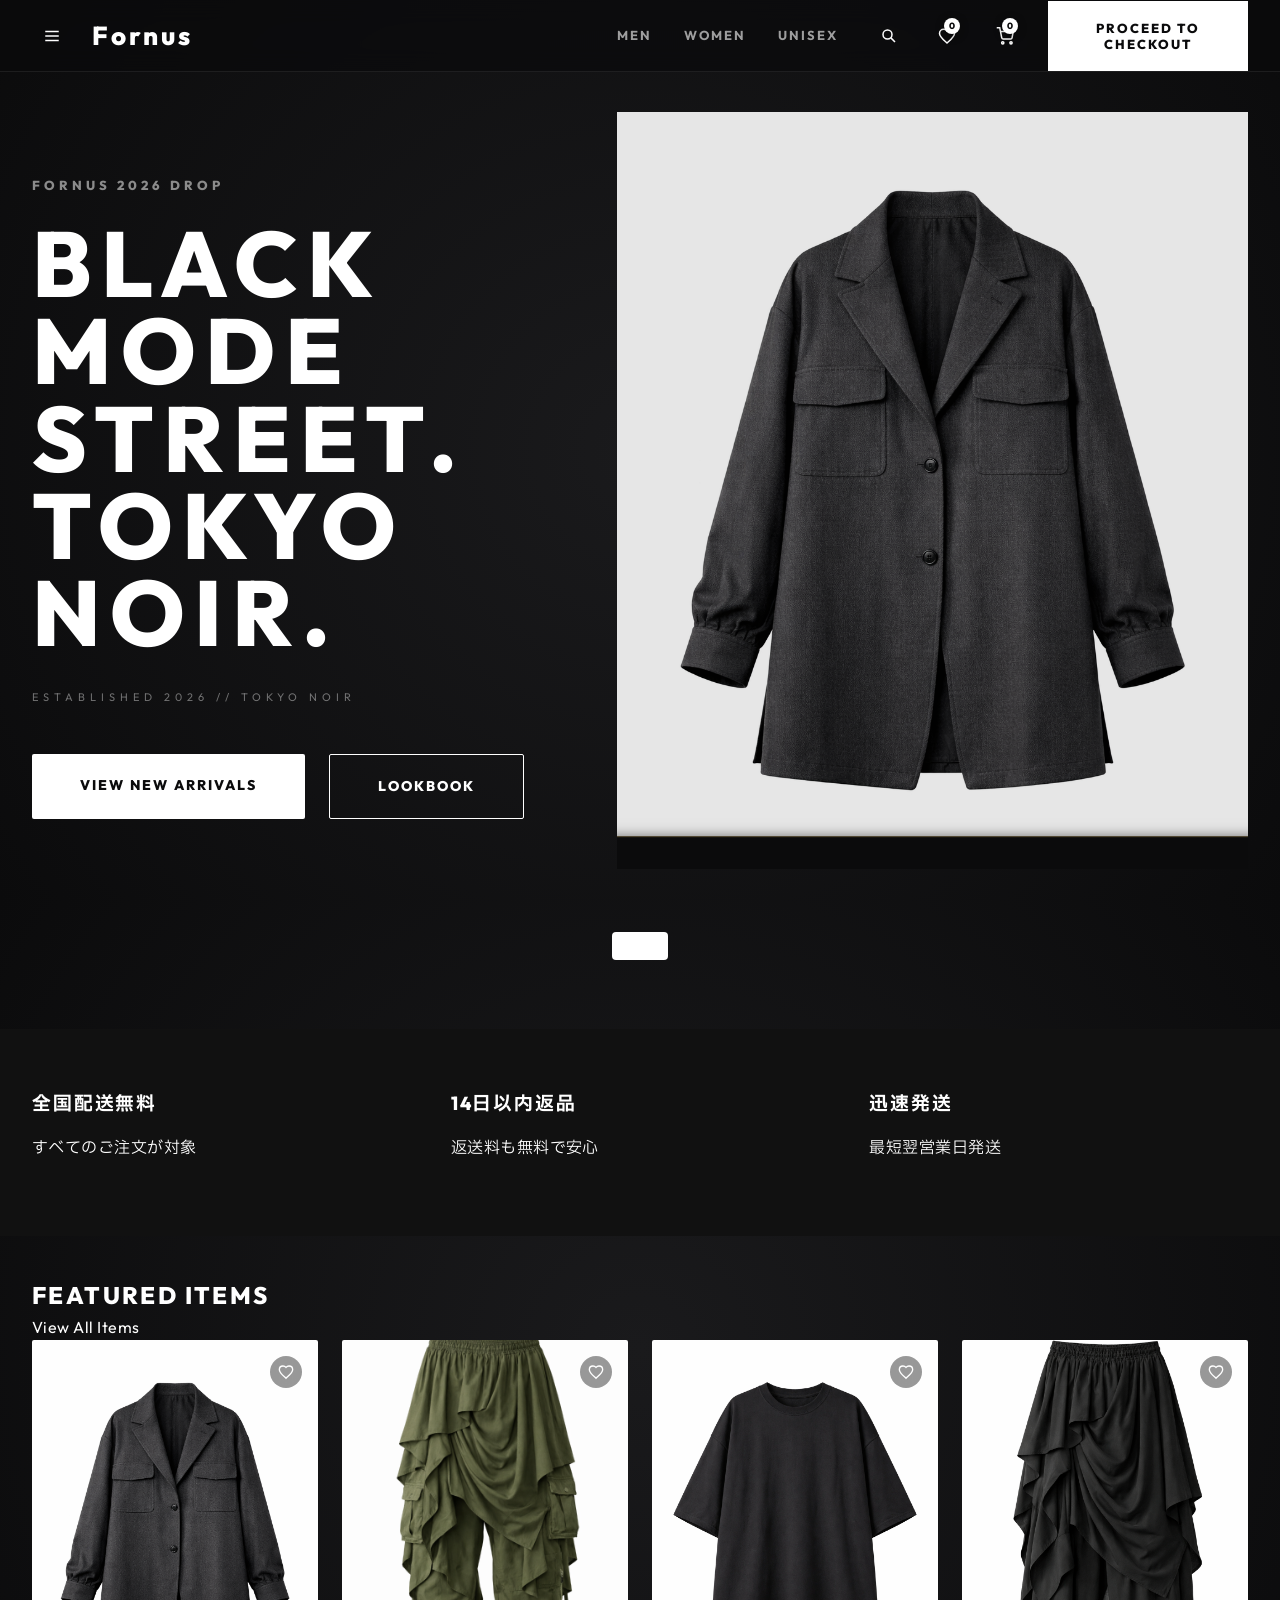
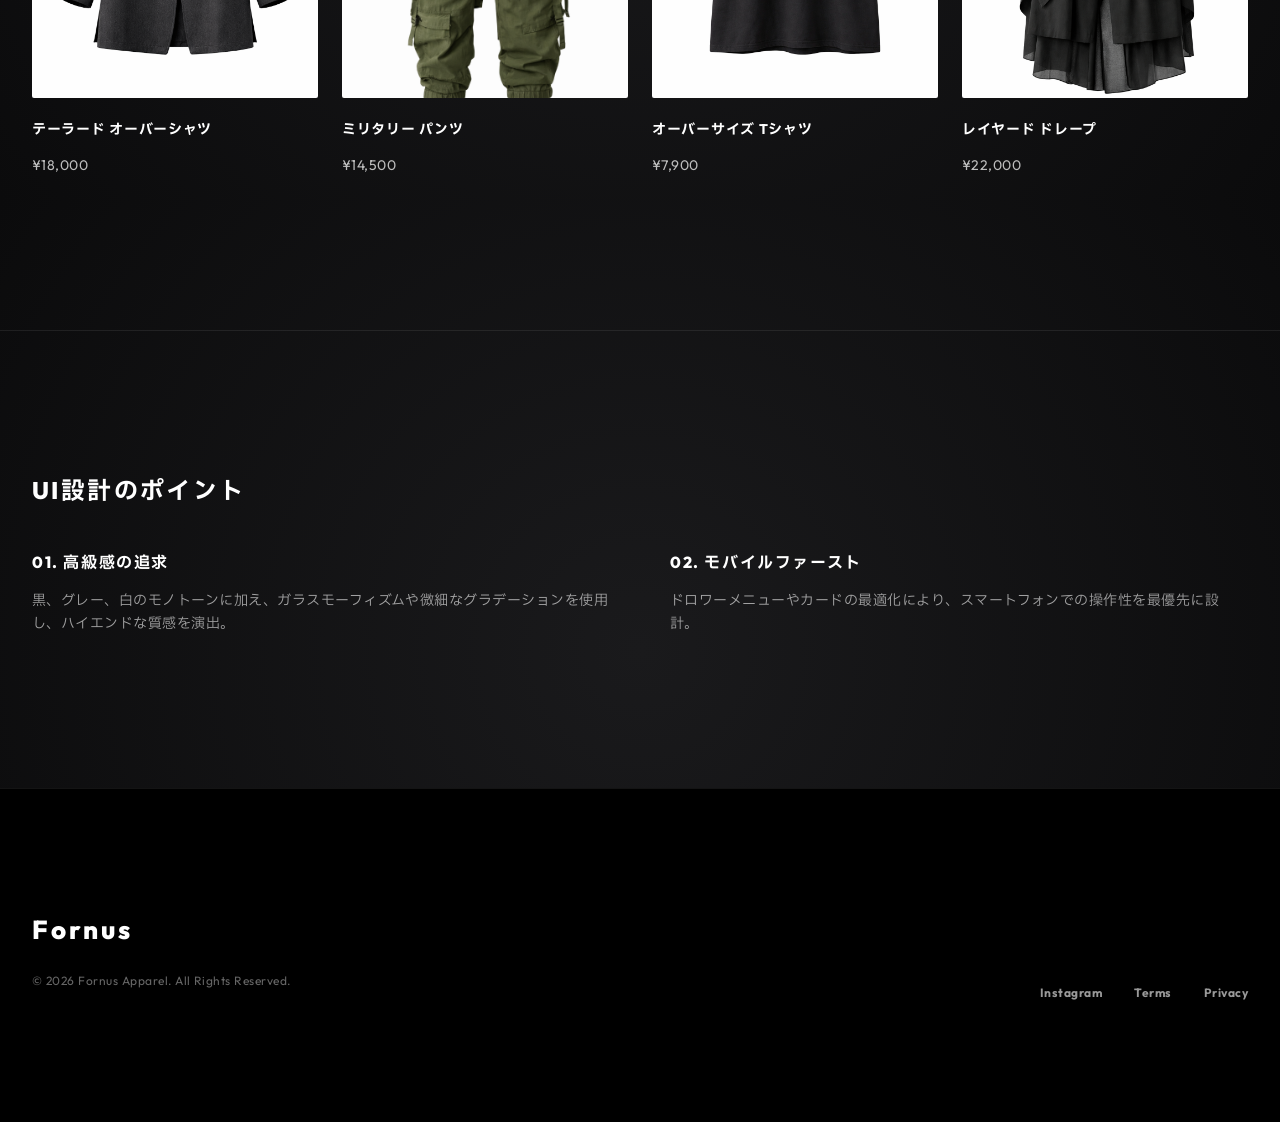
<file: index.html>
<!doctype html>
<html lang="ja">

<head>
  <meta charset="utf-8">
  <meta name="viewport" content="width=device-width,initial-scale=1">
  <title>Fornus — 黒を基調とした洗練されたモード系アパレルブランド</title>
  <meta name="description"
    content="東京発のモード系アパレルブランド Fornus（フォルヌス）。黒を基調としたミニマルで高級感のあるデザイン、洗練されたシルエットで、あなたの個性を引き立てます。全国配送無料。">

  <meta property="og:title" content="Fornus — 2026 Collection">
  <meta property="og:description" content="東京発のモード系アパレルブランド。洗練された黒のモードスタイルを提案します。">
  <meta property="og:type" content="website">
  <meta property="og:url" content="index.html">
  <meta property="og:image" content="images/products/tailored-shirt.png">
  <meta property="og:site_name" content="Fornus">

  <meta name="twitter:card" content="summary_large_image">
  <link rel="canonical" href="index.html">
  <link rel="stylesheet" href="style.css">
</head>

<body>
  <header class="site-header">
    <div class="header-inner">
      <div class="header-left">
        <button class="icon-btn hamburger" aria-label="メニュー" aria-expanded="false" aria-controls="mobile-drawer">
          <svg viewBox="0 0 24 24" xmlns="http://www.w3.org/2000/svg" role="img" aria-hidden="true">
            <line x1="3" y1="6" x2="21" y2="6" stroke="currentColor" stroke-width="2" />
            <line x1="3" y1="12" x2="21" y2="12" stroke="currentColor" stroke-width="2" />
            <line x1="3" y1="18" x2="21" y2="18" stroke="currentColor" stroke-width="2" />
          </svg>
        </button>
        <a class="logo" href="index.html">Fornus</a>
      </div>
      <div class="controls">
        <nav class="nav-desktop">
          <a href="plp.html?cat=men">Men</a>
          <a href="plp.html?cat=woman">Women</a>
          <a href="plp.html?cat=unisex">Unisex</a>
        </nav>
        <button class="icon-btn search-btn" aria-label="検索">
          <svg viewBox="0 0 24 24" xmlns="http://www.w3.org/2000/svg">
            <circle cx="10" cy="10" r="6" />
            <path d="m14.5 14.5 5.5 5.5" />
          </svg>
        </button>
        <button class="icon-btn fav-btn" aria-label="お気に入り">
          <svg viewBox="0 0 24 24" xmlns="http://www.w3.org/2000/svg">
            <path
              d="M12 21.35l-1.45-1.32C5.4 15.36 2 12.28 2 8.5 2 5.42 4.42 3 7.5 3c1.74 0 3.41.81 4.5 2.09C13.09 3.81 14.76 3 16.5 3 19.58 3 22 5.42 22 8.5c0 3.78-3.4 6.86-8.55 11.54L12 21.35z" />
          </svg>
          <span class="fav-count">0</span>
        </button>
        <button class="icon-btn cart-btn" aria-label="カート" id="cart-toggle">
          <svg viewBox="0 0 24 24" xmlns="http://www.w3.org/2000/svg">
            <circle cx="9" cy="21" r="1.5" />
            <circle cx="20" cy="21" r="1.5" />
            <path d="M1 1h4l2.68 13.39a2 2 0 0 0 2 1.61h9.72a2 2 0 0 0 2-1.61L23 6H6" />
          </svg>
          <span class="cart-badge" id="cartBadgeCount">0</span>

          <div class="minicart" id="minicart">
            <div class="minicart-head">Your Cart</div>
            <div id="minicart-items" class="minicart-content"></div>
            <div id="minicart-footer" class="minicart-footer" style="display:none;">
              <div class="total-row">
                <span>Total</span>
                <span id="minicart-total">¥0</span>
              </div>
              <button class="btn primary full-width">PROCEED TO CHECKOUT</button>
            </div>
          </div>
        </button>
      </div>
    </div>
  </header>

  <div class="overlay" aria-hidden="true"></div>

  <div class="mobile-drawer" id="mobile-drawer" aria-hidden="true">
    <div class="drawer-inner">
      <div class="drawer-top">
        <a class="logo" href="index.html">Fornus</a>
        <button class="icon-btn drawer-close" aria-label="メニューを閉じる">✕</button>
      </div>
      <nav class="drawer-nav">
        <a href="plp.html?cat=men">Men</a>
        <a href="plp.html?cat=woman">Women</a>
        <a href="plp.html?cat=unisex">Unisex</a>
        <a href="#">Shop Info</a>
        <a href="#">Contact</a>
      </nav>
    </div>
  </div>

  <main>
    <section class="container hero-new">
      <div class="hero-content">
        <p class="kicker">FORNUS 2026 DROP</p>
        <h1>BLACK MODE<br>STREET.<br>TOKYO NOIR.</h1>
        <p class="decorative-text">ESTABLISHED 2026 // TOKYO NOIR</p>
        <div class="hero-btns">
          <a href="plp.html?cat=unisex" class="btn-new btn-white">VIEW NEW ARRIVALS</a>
          <a href="plp.html" class="btn-new btn-outline">LOOKBOOK</a>
        </div>
      </div>
      <div class="hero-visual">
        <img src="images/products/tailored-shirt.png" alt="Fornus 2026 Collection" id="heroVisualImg"
          fetchpriority="high" loading="eager">
        <span class="limited-badge">限定アイテム</span>
      </div>
    </section>

    </section>

    <section class="usp" style="background: var(--bg-2);">
      <div class="container" style="display:grid; grid-template-columns: repeat(3,1fr); gap: 40px; padding: 60px 32px;">
        <div class="usp-item">
          <h3>全国配送無料</h3>
          <p>すべてのご注文が対象</p>
        </div>
        <div class="usp-item">
          <h3>14日以内返品</h3>
          <p>返送料も無料で安心</p>
        </div>
        <div class="usp-item">
          <h3>迅速発送</h3>
          <p>最短翌営業日発送</p>
        </div>
      </div>
    </section>

    <section class="container featured">
      <div class="section-head">
        <h2>FEATURED ITEMS</h2>
        <a href="plp.html">View All Items</a>
      </div>
      <div class="product-grid">
        <!-- 1 -->
        <article class="product-card">
          <a href="pdp.html">
            <div class="img-wrap">
              <img src="images/products/tailored-shirt.png" alt="テーラード" loading="lazy">
              <button class="card-fav" data-id="frn-001" data-name="テーラード オーバーシャツ" aria-label="お気に入りに追加">
                <svg viewBox="0 0 24 24">
                  <path
                    d="M12 21.35l-1.45-1.32C5.4 15.36 2 12.28 2 8.5 2 5.42 4.42 3 7.5 3c1.74 0 3.41.81 4.5 2.09C13.09 3.81 14.76 3 16.5 3 19.58 3 22 5.42 22 8.5c0 3.78-3.4 6.86-8.55 11.54L12 21.35z" />
                </svg>
              </button>
            </div>
            <h3>テーラード オーバーシャツ</h3>
            <p class="price">¥18,000</p>
          </a>
          <div class="quick-view"><button>Quick View</button></div>
        </article>

        <!-- 2 -->
        <article class="product-card">
          <a href="pdp.html">
            <div class="img-wrap">
              <img src="images/products/military-pants.png" alt="ミリタリーパンツ" loading="lazy">
              <button class="card-fav" data-id="frn-002" data-name="ミリタリー パンツ" aria-label="お気に入りに追加">
                <svg viewBox="0 0 24 24">
                  <path
                    d="M12 21.35l-1.45-1.32C5.4 15.36 2 12.28 2 8.5 2 5.42 4.42 3 7.5 3c1.74 0 3.41.81 4.5 2.09C13.09 3.81 14.76 3 16.5 3 19.58 3 22 5.42 22 8.5c0 3.78-3.4 6.86-8.55 11.54L12 21.35z" />
                </svg>
              </button>
            </div>
            <h3>ミリタリー パンツ</h3>
            <p class="price">¥14,500</p>
          </a>
          <div class="quick-view"><button>Quick View</button></div>
        </article>

        <!-- 3 -->
        <article class="product-card">
          <a href="pdp.html">
            <div class="img-wrap">
              <img src="images/products/oversized-t.png" alt="オーバーサイズT" loading="lazy">
              <button class="card-fav" data-id="frn-009" data-name="オーバーサイズ Tシャツ" aria-label="お気に入りに追加">
                <svg viewBox="0 0 24 24">
                  <path
                    d="M12 21.35l-1.45-1.32C5.4 15.36 2 12.28 2 8.5 2 5.42 4.42 3 7.5 3c1.74 0 3.41.81 4.5 2.09C13.09 3.81 14.76 3 16.5 3 19.58 3 22 5.42 22 8.5c0 3.78-3.4 6.86-8.55 11.54L12 21.35z" />
                </svg>
              </button>
            </div>
            <h3>オーバーサイズ Tシャツ</h3>
            <p class="price">¥7,900</p>
          </a>
          <div class="quick-view"><button>Quick View</button></div>
        </article>

        <!-- 4 -->
        <article class="product-card">
          <a href="pdp.html">
            <div class="img-wrap">
              <img src="images/products/layered-drape.png" alt="レイヤードドレープ" loading="lazy">
              <button class="card-fav" data-id="frn-004" data-name="レイヤード ドレープ" aria-label="お気に入りに追加">
                <svg viewBox="0 0 24 24">
                  <path
                    d="M12 21.35l-1.45-1.32C5.4 15.36 2 12.28 2 8.5 2 5.42 4.42 3 7.5 3c1.74 0 3.41.81 4.5 2.09C13.09 3.81 14.76 3 16.5 3 19.58 3 22 5.42 22 8.5c0 3.78-3.4 6.86-8.55 11.54L12 21.35z" />
                </svg>
              </button>
            </div>
            <h3>レイヤード ドレープ</h3>
            <p class="price">¥22,000</p>
          </a>
          <div class="quick-view"><button>Quick View</button></div>
        </article>
      </div>
    </section>

    <section class="portfolio-section"
      style="border-top: 1px solid var(--border); margin-top: 100px; padding: 100px 0;">
      <div class="container">
        <h2>UI設計のポイント</h2>
        <div style="display:grid; grid-template-columns: repeat(2, 1fr); gap: 60px; margin-top: 40px;">
          <div>
            <h4 style="margin-bottom:12px;">01. 高級感の追求</h4>
            <p style="opacity:0.6; font-size:14px;">黒、グレー、白のモノトーンに加え、ガラスモーフィズムや微細なグラデーションを使用し、ハイエンドな質感を演出。</p>
          </div>
          <div>
            <h4 style="margin-bottom:12px;">02. モバイルファースト</h4>
            <p style="opacity:0.6; font-size:14px;">ドロワーメニューやカードの最適化により、スマートフォンでの操作性を最優先に設計。</p>
          </div>
        </div>
      </div>
    </section>
  </main>

  <footer style="background: #000; padding: 80px 0; border-top: 1px solid var(--border);">
    <div class="container" style="display:flex; justify-content:space-between; align-items:flex-end;">
      <div>
        <div class="logo">Fornus</div>
        <p style="opacity:0.4; font-size:12px; margin-top:20px;">&copy; 2026 Fornus Apparel. All Rights Reserved.</p>
      </div>
      <nav style="display:flex; gap:32px; font-size:12px; font-weight:700; opacity:0.6;">
        <a href="#">Instagram</a>
        <a href="#">Terms</a>
        <a href="#">Privacy</a>
      </nav>
    </div>
  </footer>

  <div id="toast" class="toast"></div>

  <script src="script.js"></script>
</body>

</html>
</file>
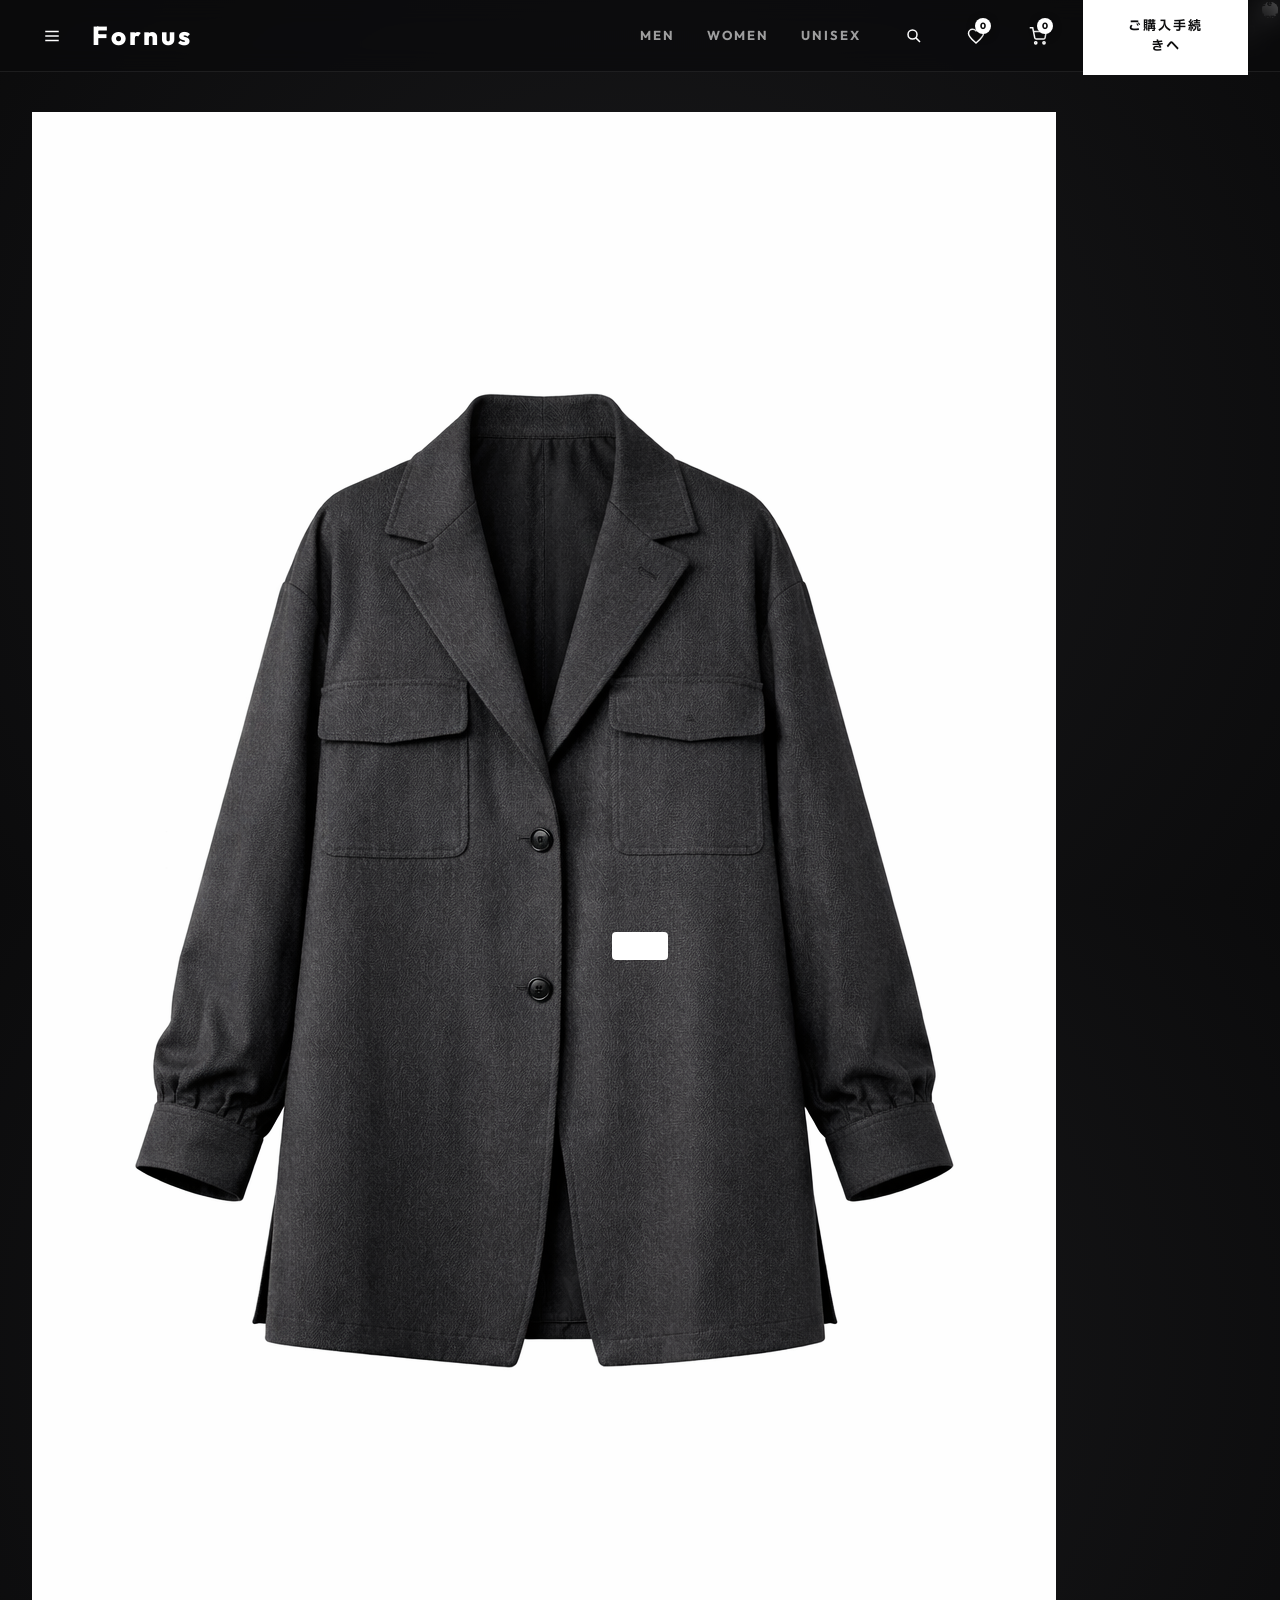
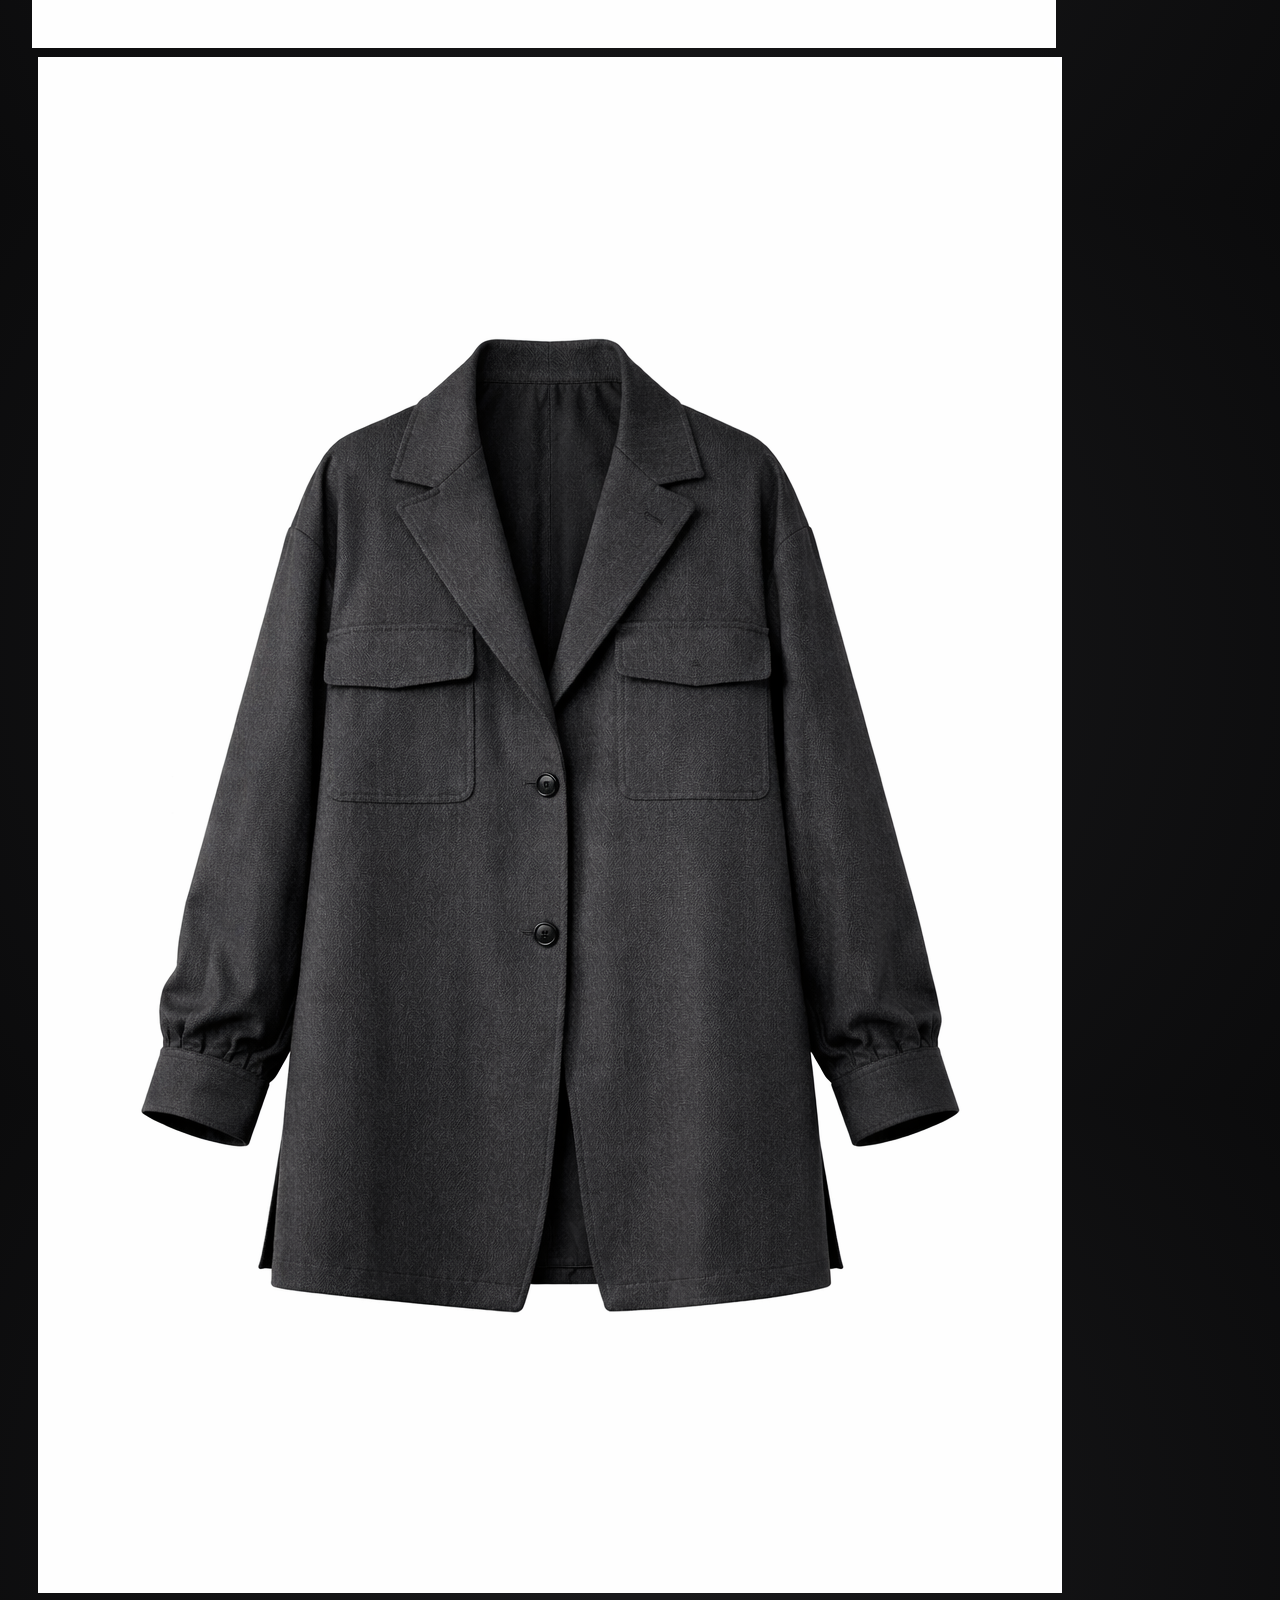
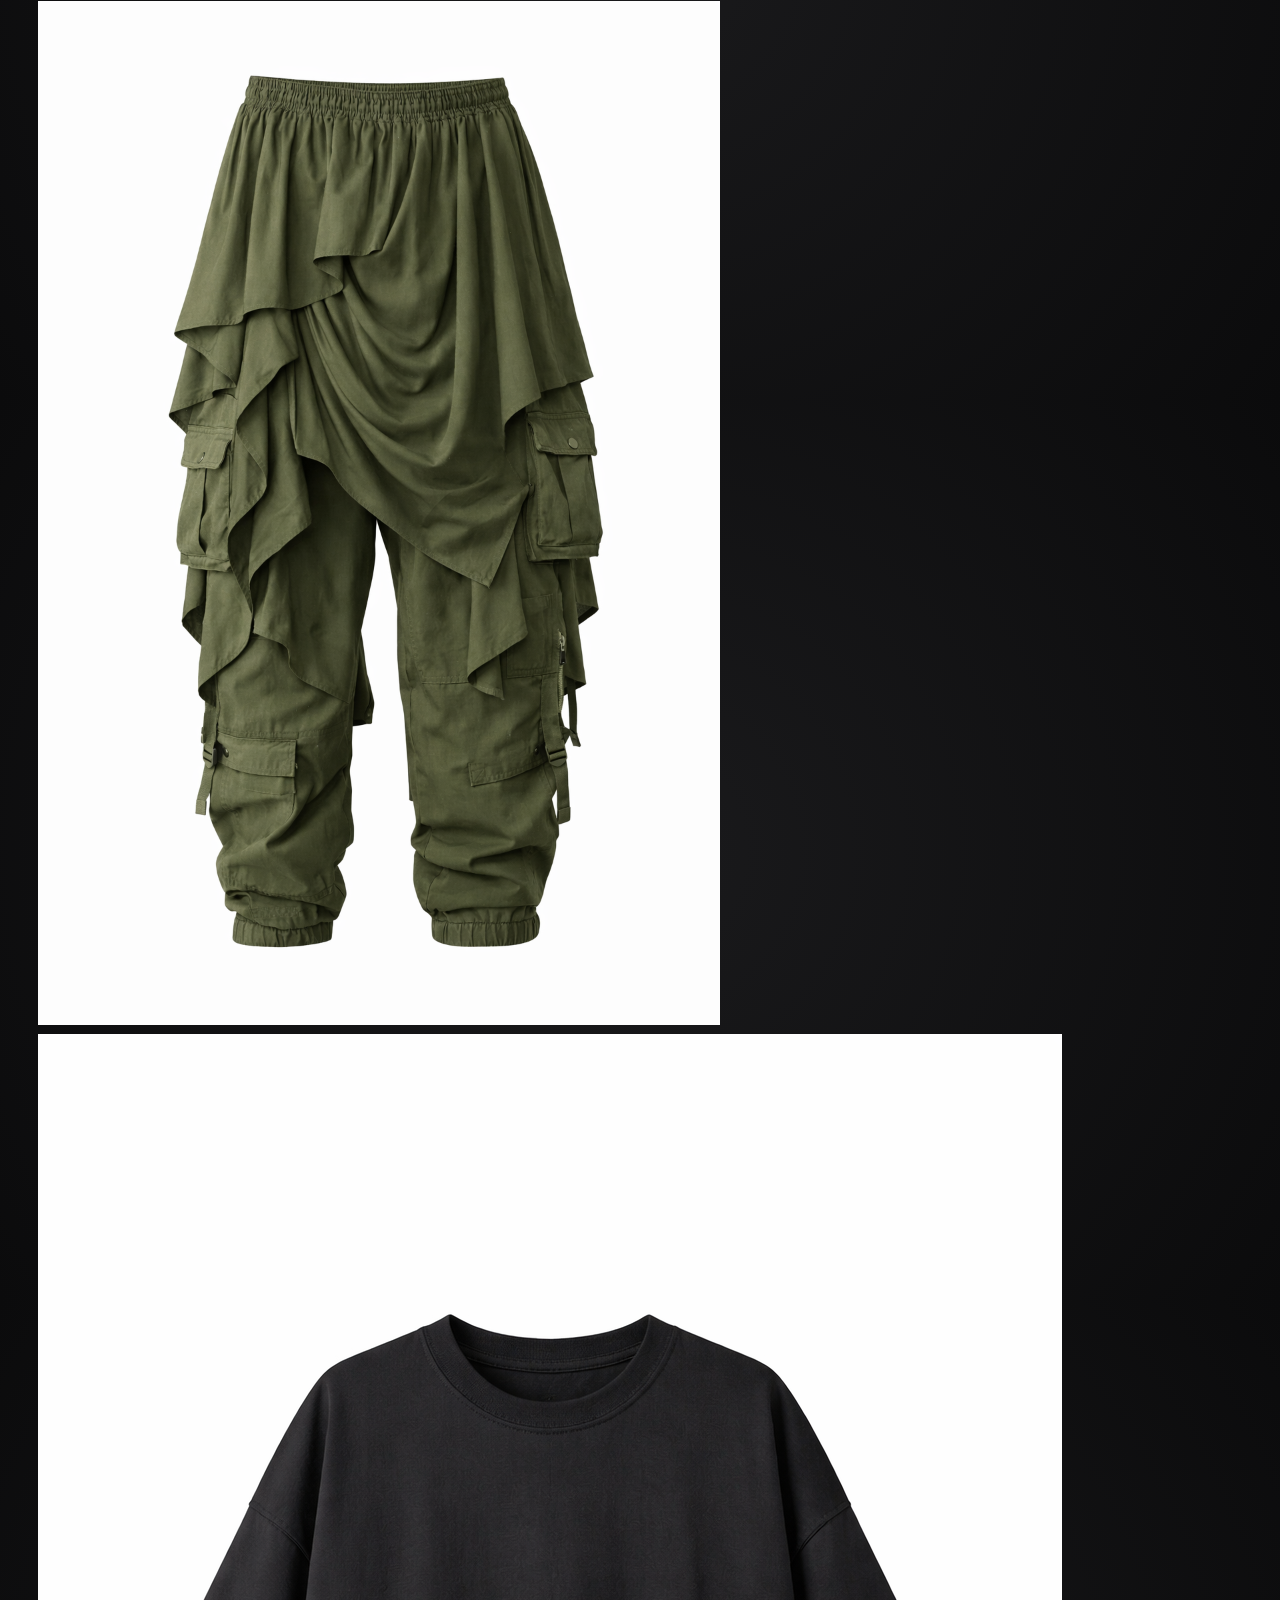
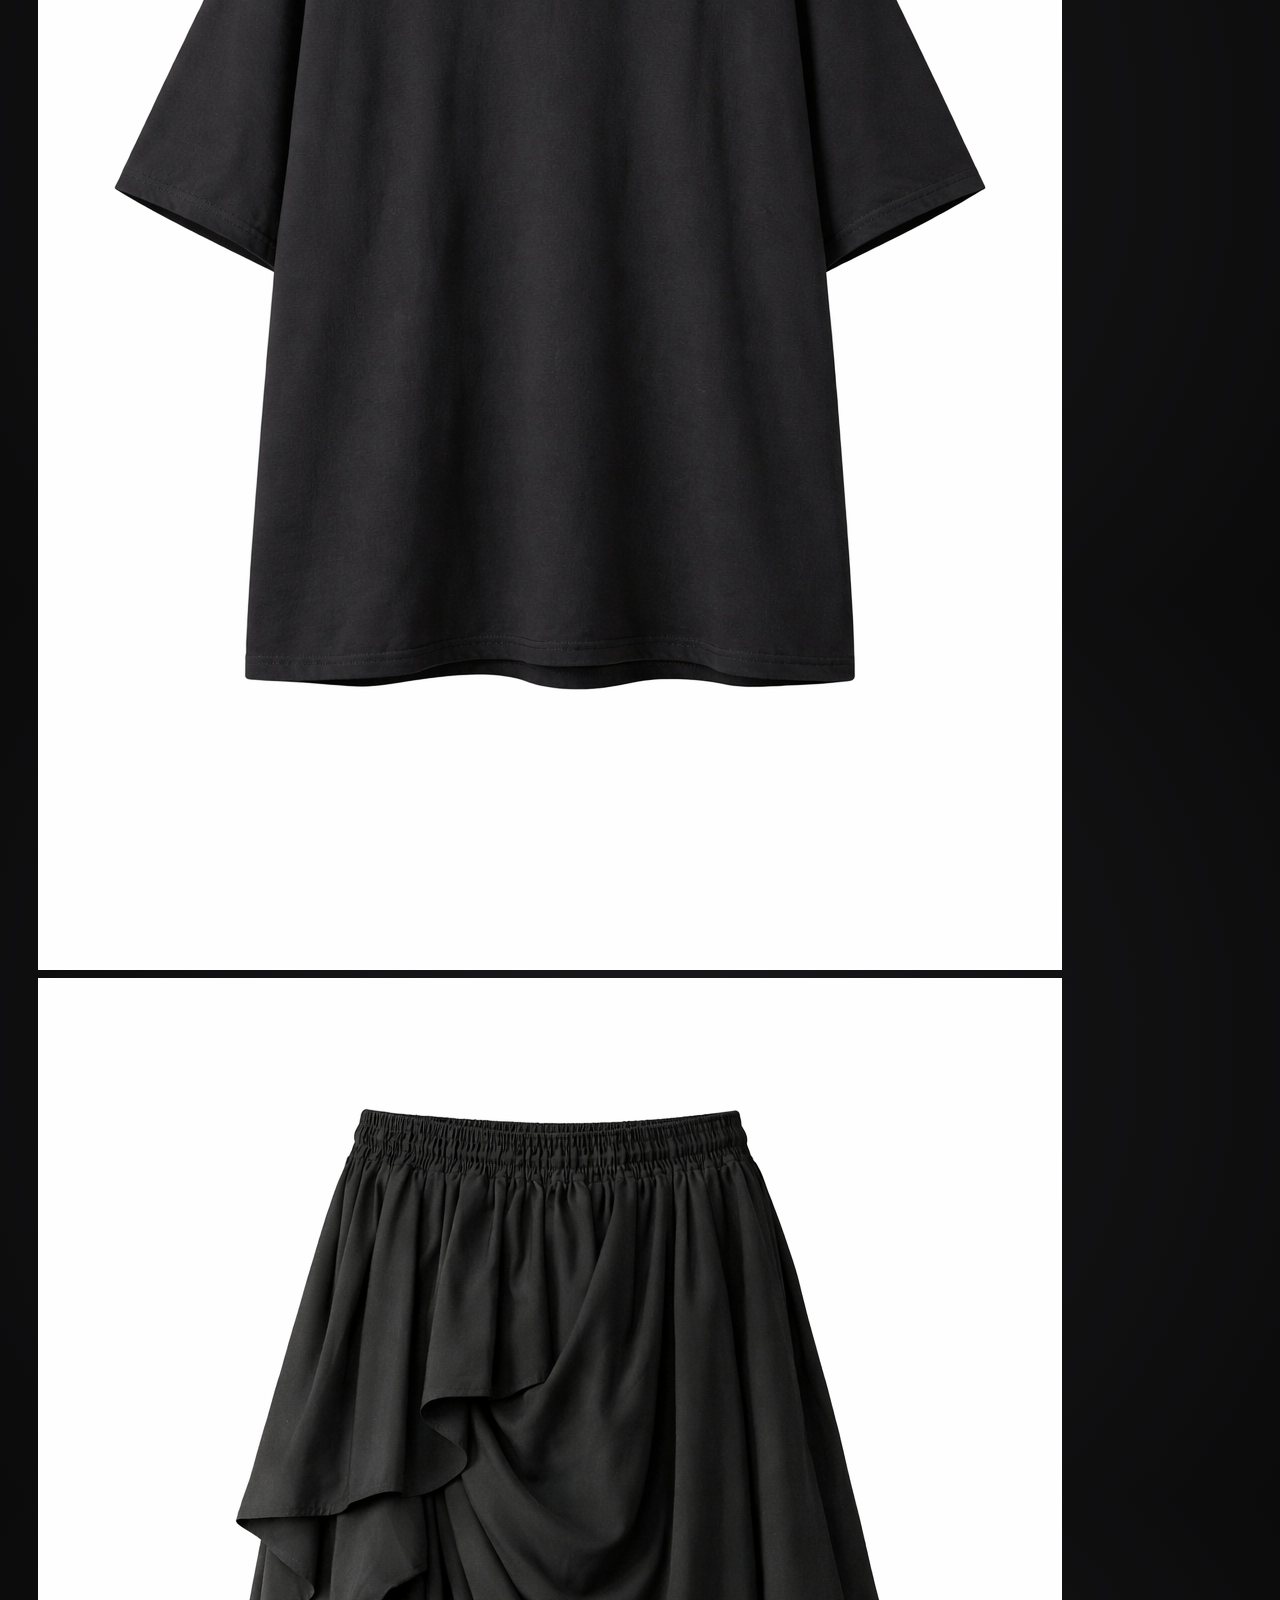
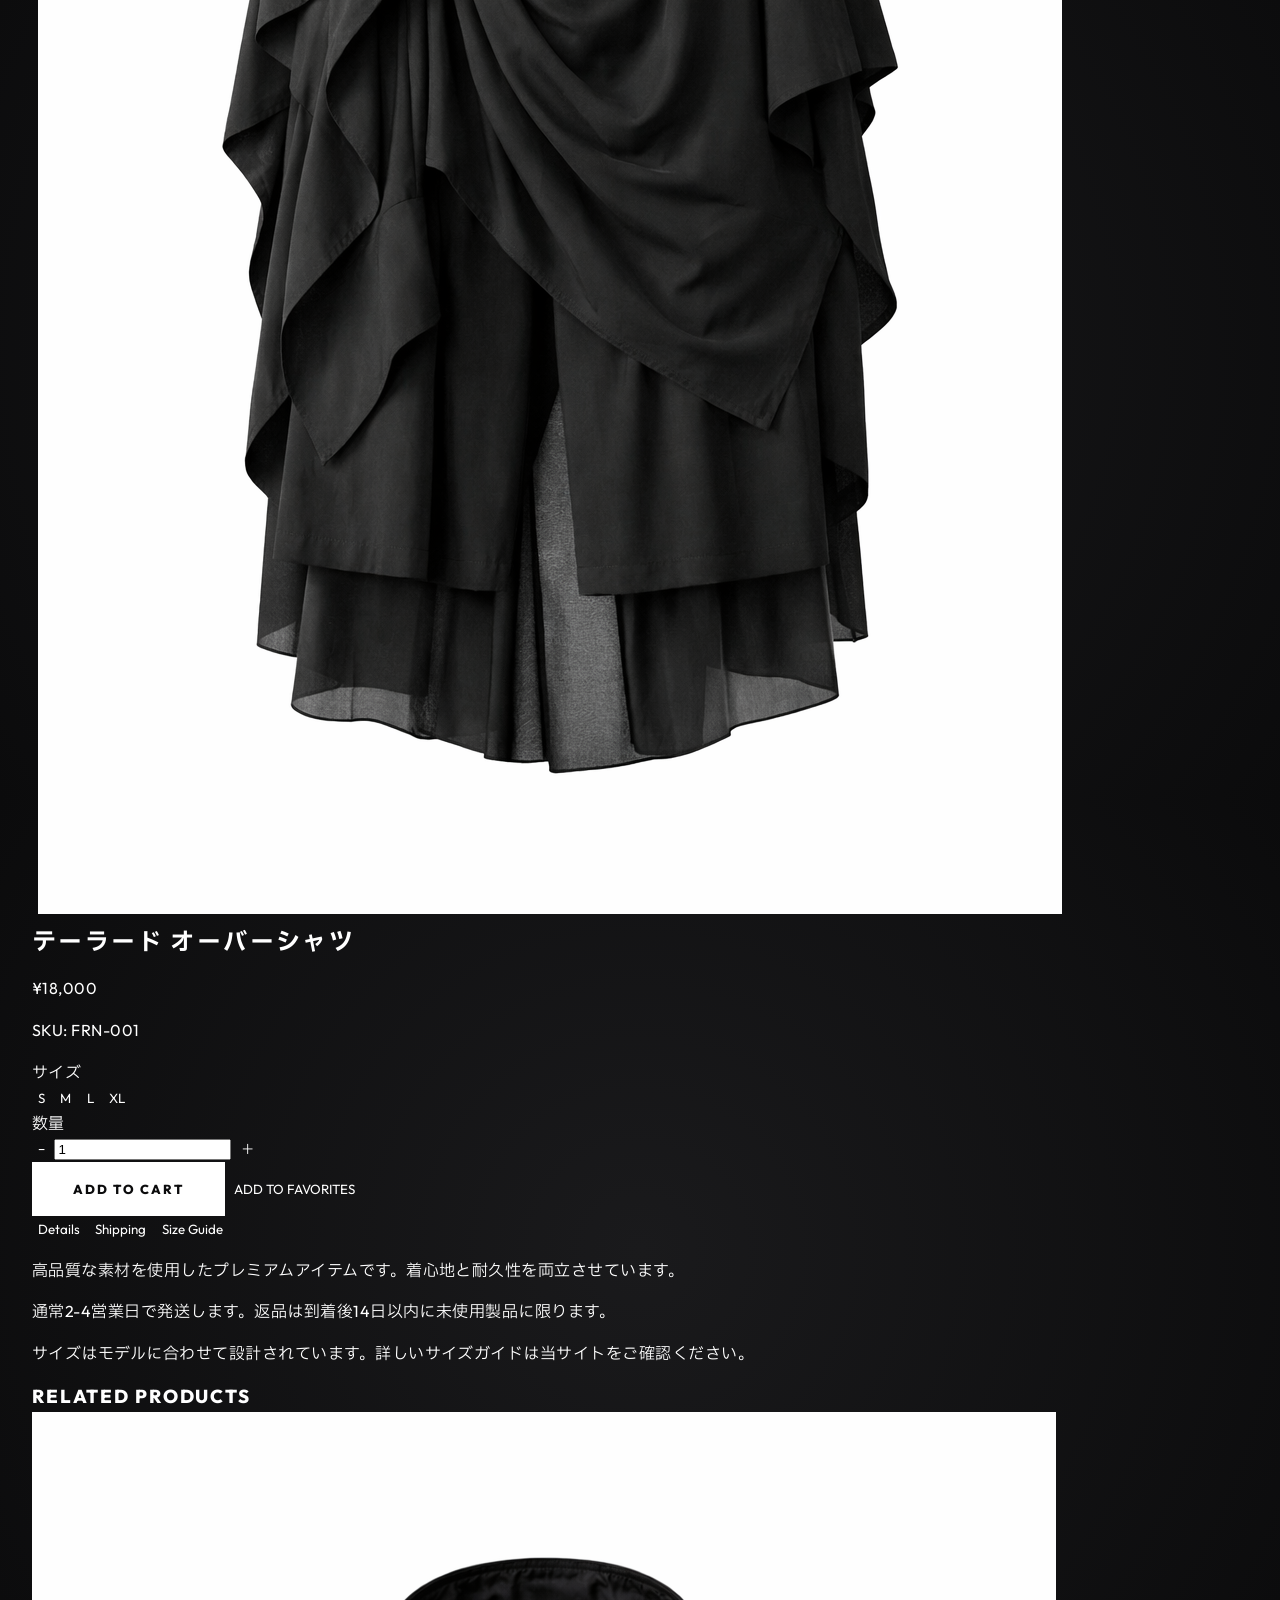
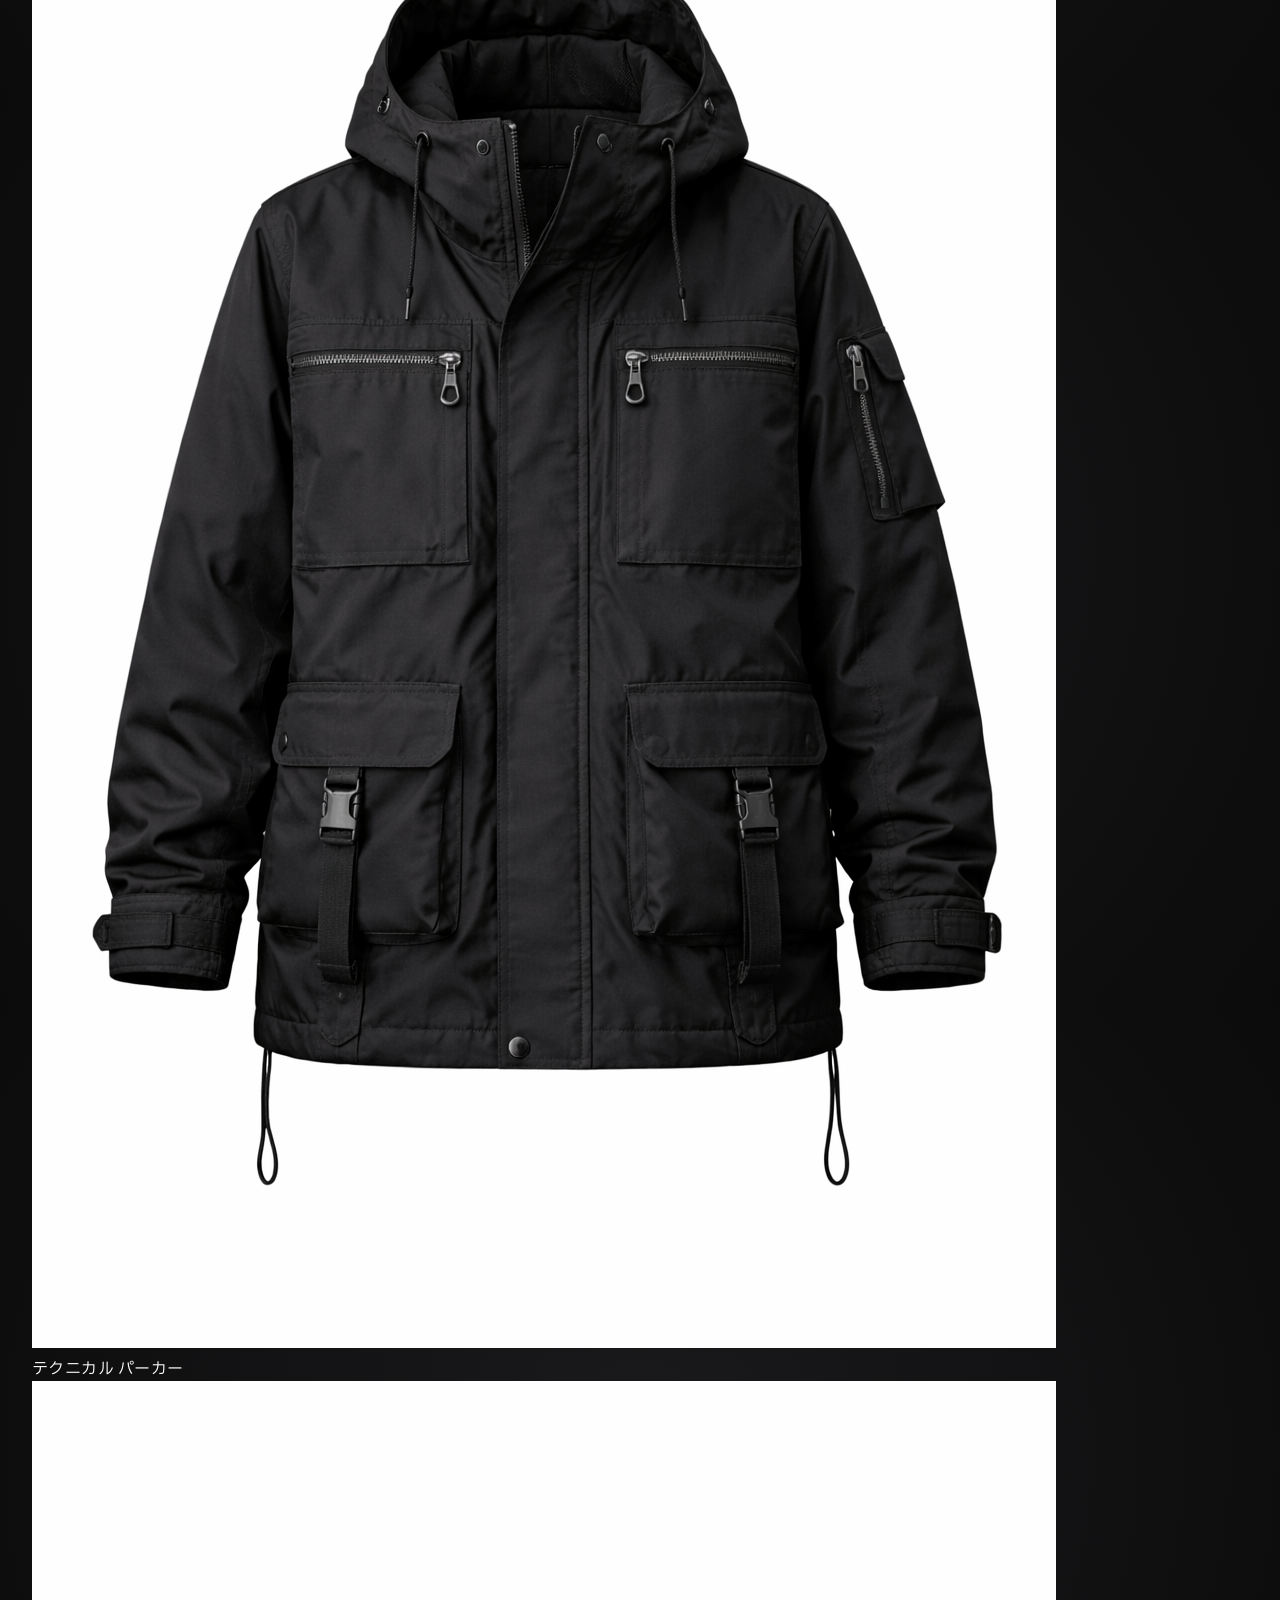
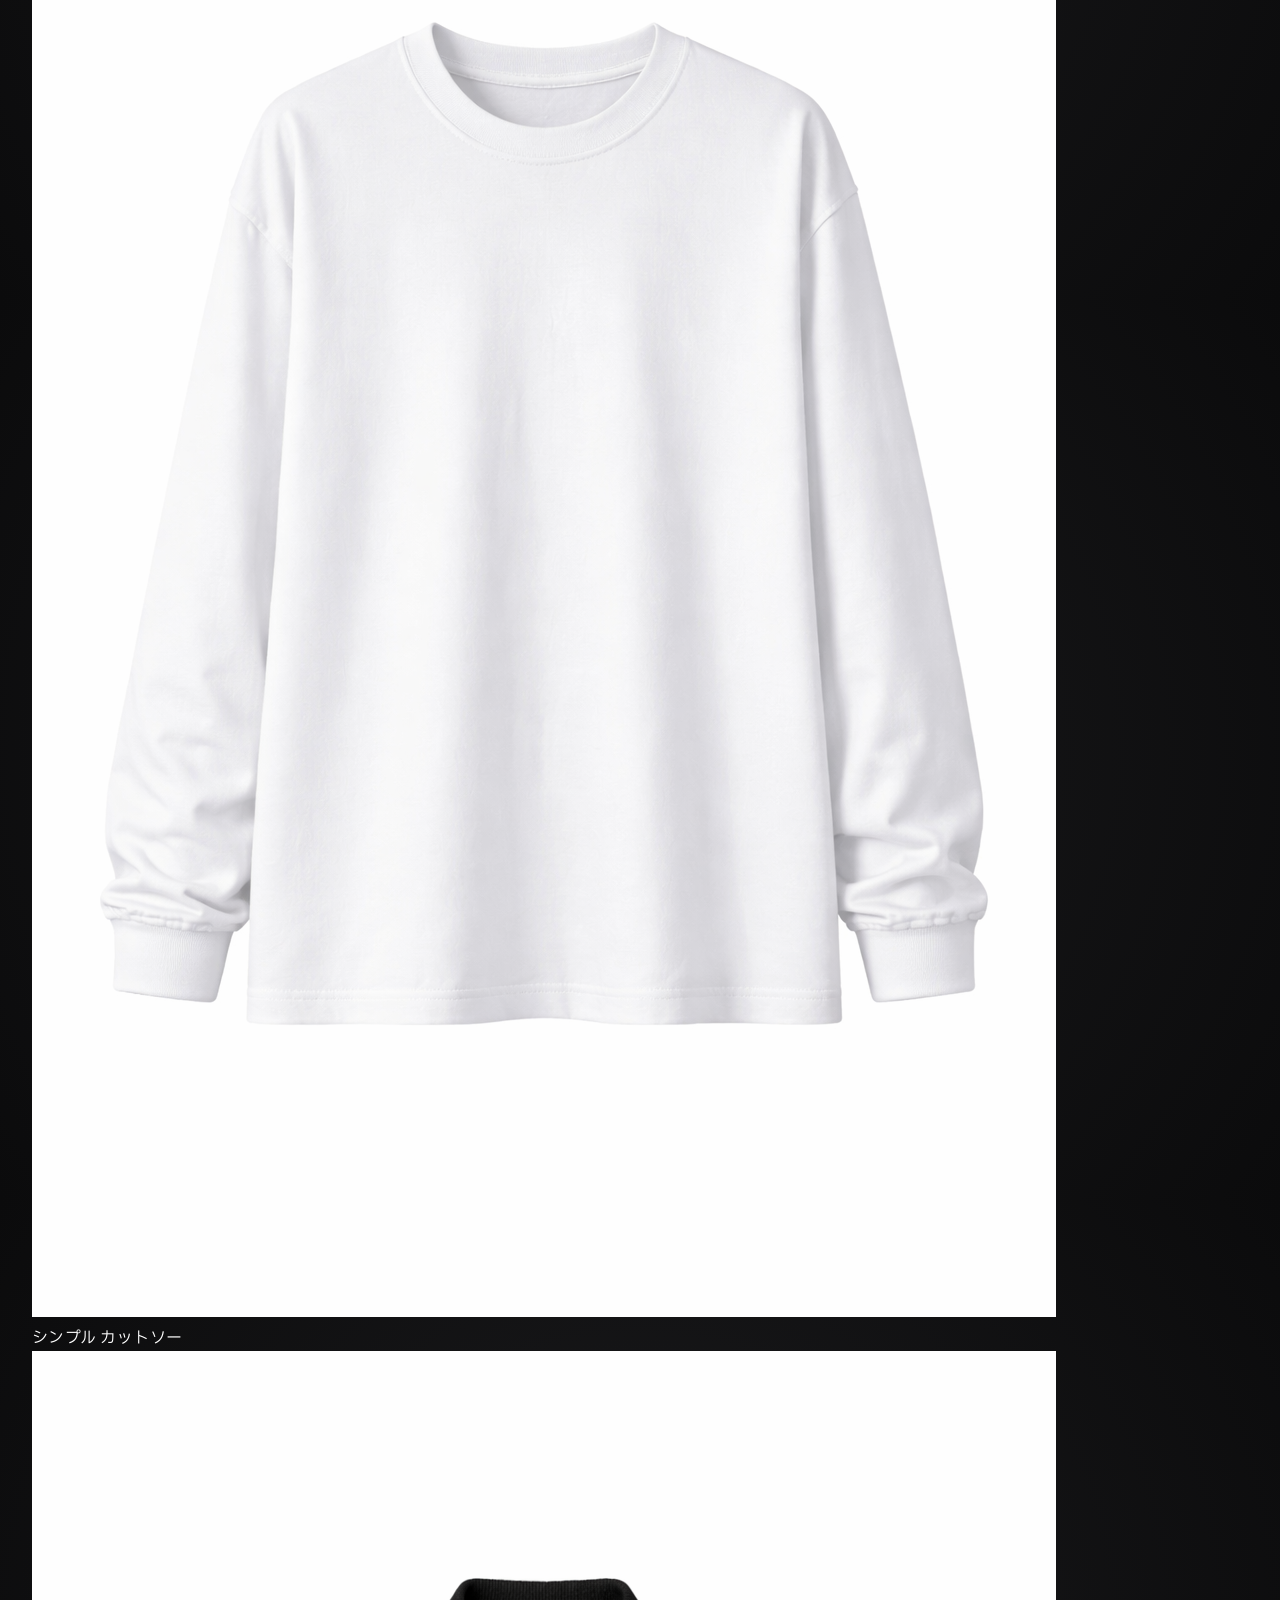
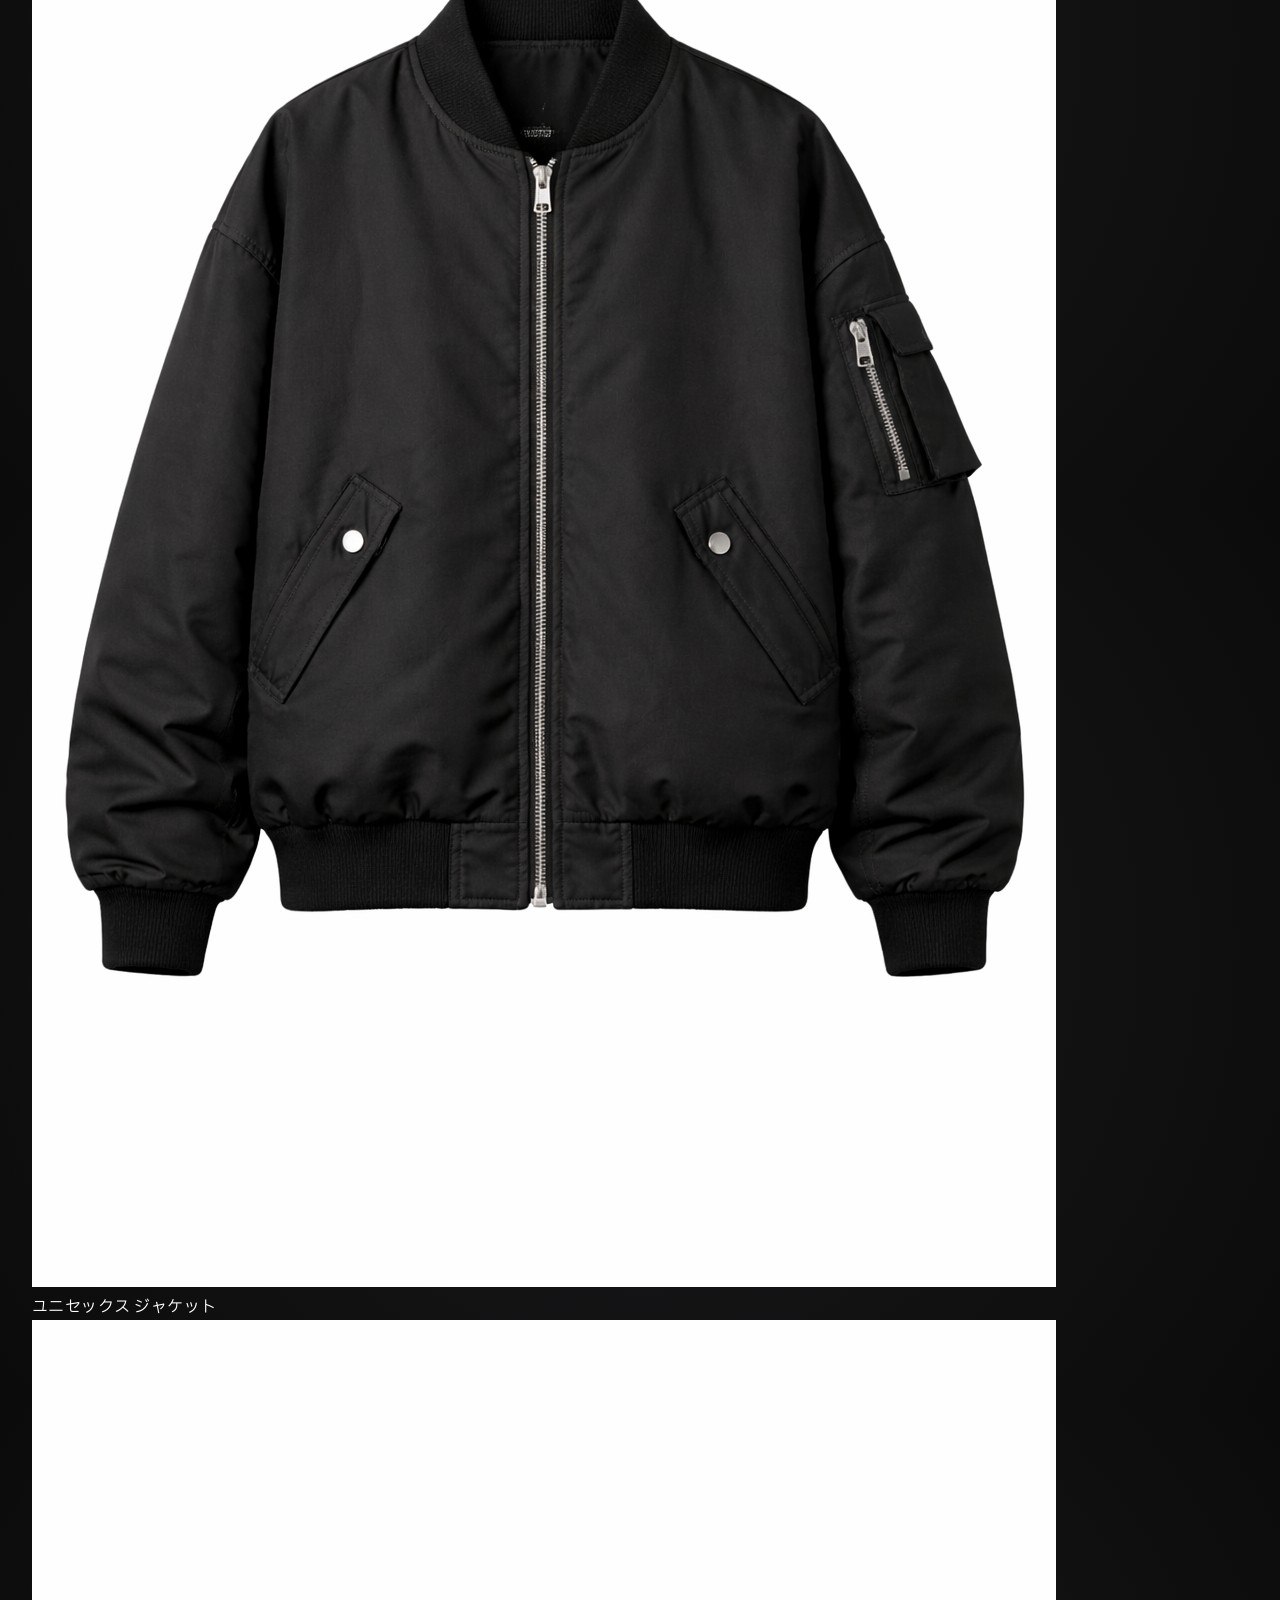
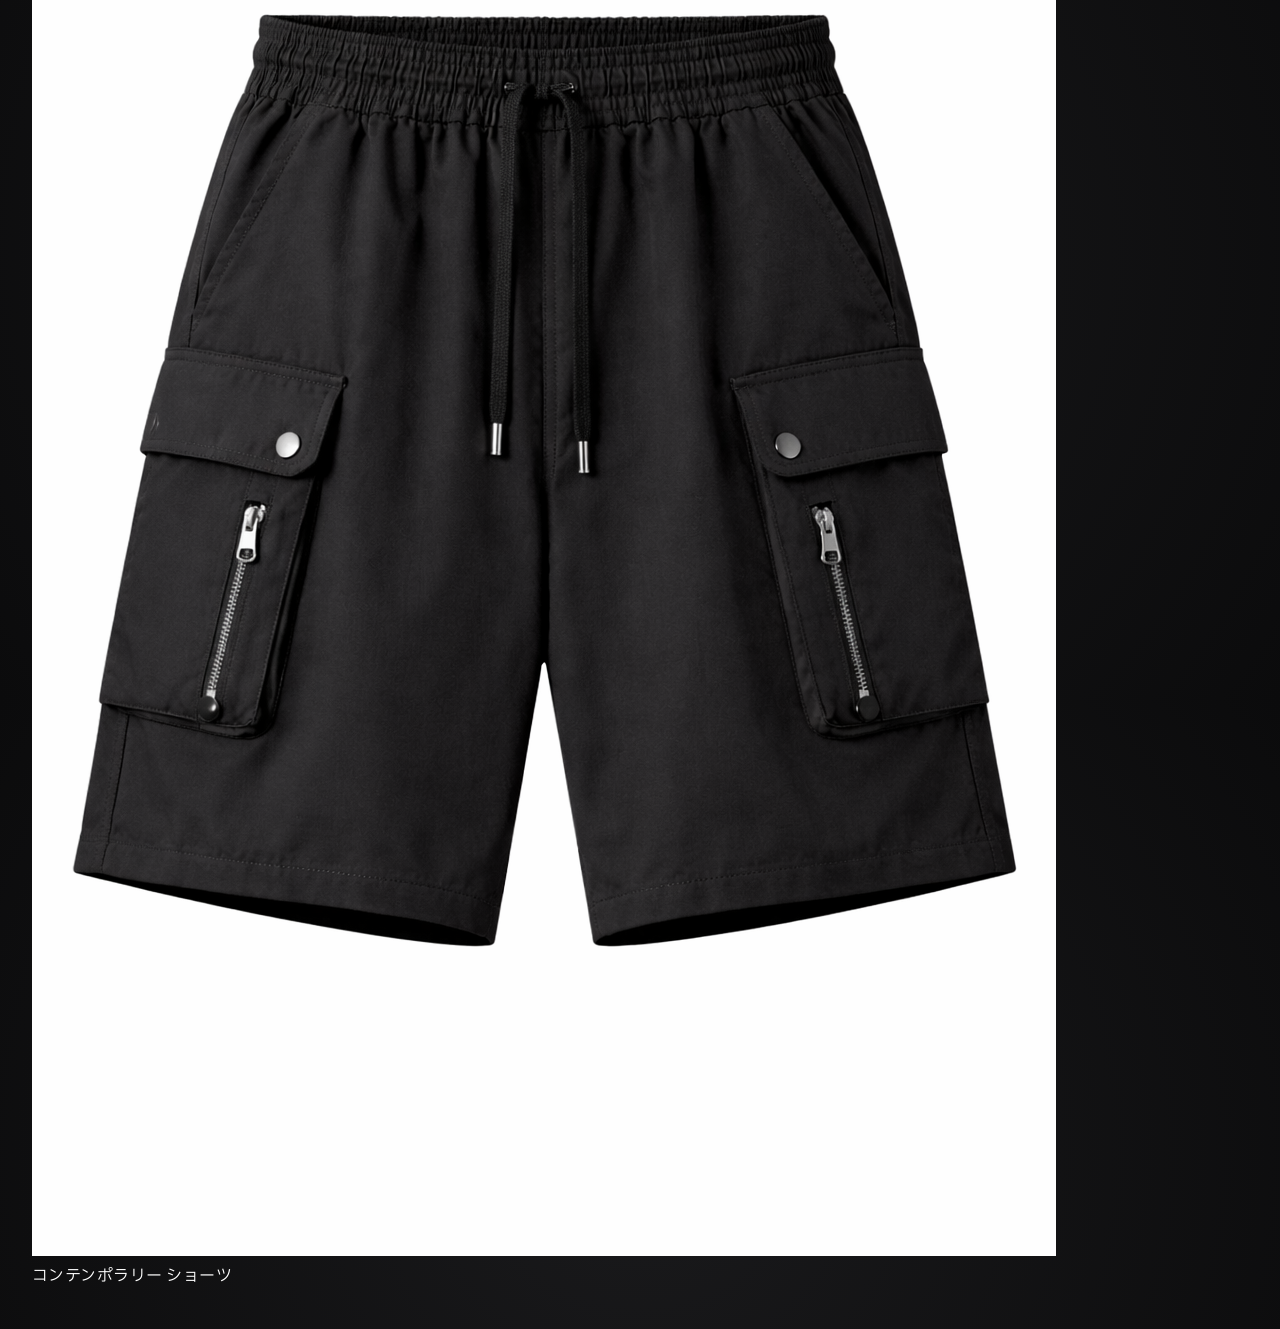
<file: pdp.html>
<!doctype html>
<html lang="ja">

<head>
  <meta charset="utf-8">
  <meta name="viewport" content="width=device-width,initial-scale=1">
  <title>Fornus — Product</title>
  <link rel="stylesheet" href="style.css">
</head>

<body>
  <header class="site-header">
    <div class="header-inner">
      <div class="header-left">
        <button class="icon-btn hamburger" aria-label="メニュー" aria-expanded="false" aria-controls="mobile-drawer">
          <svg viewBox="0 0 24 24" xmlns="http://www.w3.org/2000/svg" role="img" aria-hidden="true">
            <line x1="3" y1="6" x2="21" y2="6" stroke="currentColor" stroke-width="2" />
            <line x1="3" y1="12" x2="21" y2="12" stroke="currentColor" stroke-width="2" />
            <line x1="3" y1="18" x2="21" y2="18" stroke="currentColor" stroke-width="2" />
          </svg>
        </button>
        <a class="logo" href="index.html">Fornus</a>
      </div>
      <div class="controls">
        <nav class="nav-desktop">
          <a href="plp.html?cat=men">Men</a>
          <a href="plp.html?cat=woman">Women</a>
          <a href="plp.html?cat=unisex">Unisex</a>
        </nav>
        <button class="icon-btn search-btn" aria-label="検索">
          <svg viewBox="0 0 24 24" xmlns="http://www.w3.org/2000/svg">
            <circle cx="10" cy="10" r="6" />
            <path d="m14.5 14.5 5.5 5.5" />
          </svg>
        </button>
        <button class="icon-btn fav-btn" aria-label="お気に入り">
          <svg viewBox="0 0 24 24" xmlns="http://www.w3.org/2000/svg">
            <path
              d="M12 21.35l-1.45-1.32C5.4 15.36 2 12.28 2 8.5 2 5.42 4.42 3 7.5 3c1.74 0 3.41.81 4.5 2.09C13.09 3.81 14.76 3 16.5 3 19.58 3 22 5.42 22 8.5c0 3.78-3.4 6.86-8.55 11.54L12 21.35z" />
          </svg>
          <span class="fav-count">0</span>
        </button>
        <button class="icon-btn cart-btn" aria-label="カート" id="cart-toggle">
          <svg viewBox="0 0 24 24" xmlns="http://www.w3.org/2000/svg">
            <circle cx="9" cy="21" r="1.5" />
            <circle cx="20" cy="21" r="1.5" />
            <path d="M1 1h4l2.68 13.39a2 2 0 0 0 2 1.61h9.72a2 2 0 0 0 2-1.61L23 6H6" />
          </svg>
          <span class="cart-badge" id="cartBadgeCount">0</span>

          <div class="minicart" id="minicart">
            <div class="minicart-head">Your Cart</div>
            <div id="minicart-items" class="minicart-content"></div>
            <div id="minicart-footer" class="minicart-footer" style="display:none;">
              <div class="total-row">
                <span>Total</span>
                <span id="minicart-total">¥0</span>
              </div>
              <button class="btn primary full-width">ご購入手続きへ</button>
            </div>
          </div>
        </button>
      </div>
    </div>
  </header>

  <div class="overlay" aria-hidden="true"></div>

  <div class="mobile-drawer" id="mobile-drawer" aria-hidden="true">
    <div class="drawer-inner">
      <div class="drawer-top">
        <a class="logo" href="index.html">Fornus</a>
        <button class="icon-btn drawer-close" aria-label="メニューを閉じる">✕</button>
      </div>
      <nav class="drawer-nav">
        <a href="plp.html?cat=men">Men</a>
        <a href="plp.html?cat=woman">Women</a>
        <a href="plp.html?cat=unisex">Unisex</a>
        <a href="#">Shop Info</a>
        <a href="#">Contact</a>
      </nav>
    </div>
  </div>

  <main class="container pdp">
    <div class="pdp-grid">
      <section class="gallery">
        <div class="main-img" id="mainImageWrapper">
          <img src="images/products/tailored-shirt.png" alt="テーラード オーバーシャツ" id="mainImage" loading="eager">
        </div>
        <div class="thumbs">
          <button class="thumb active" data-src="images/products/tailored-shirt.png" aria-label="サムネイル1">
            <img src="images/products/tailored-shirt.png" alt="" loading="lazy">
          </button>
          <button class="thumb" data-src="images/products/military-pants.png" aria-label="サムネイル2">
            <img src="images/products/military-pants.png" alt="" loading="lazy">
          </button>
          <button class="thumb" data-src="images/products/oversized-t.png" aria-label="サムネイル3">
            <img src="images/products/oversized-t.png" alt="" loading="lazy">
          </button>
          <button class="thumb" data-src="images/products/layered-drape.png" aria-label="サムネイル4">
            <img src="images/products/layered-drape.png" alt="" loading="lazy">
          </button>
        </div>
      </section>

      <section class="details">
        <h1>テーラード オーバーシャツ</h1>
        <p class="price-large">¥18,000</p>
        <!-- CVバッジ案A -->
        <div class="cv-badges">
          <span class="badge">Limited Stock</span>
          <span class="badge">Same Day Shipping</span>
          <span class="badge">Free Shipping</span>
        </div>
        <!-- CVバッジ案B: より強いベネフィット推し
        <div class="cv-badges">
          <span class="badge">最短明日到着</span>
          <span class="badge">返品無料</span>
          <span class="badge">大特価中</span>
        </div>
        -->
        <p class="sku">SKU: FRN-001</p>

        <div class="selectors">
          <div class="sizes">
            <label>サイズ</label>
            <div class="size-list">
              <button class="size">S</button>
              <button class="size">M</button>
              <button class="size">L</button>
              <button class="size">XL</button>
            </div>
            <p class="error-msg" id="size-error" style="display:none;color:#ff6b6b;font-size:12px;margin-top:8px">※
              サイズをお選びください</p>
          </div>
          <div class="qty">
            <label>数量</label>
            <div class="qty-controls">
              <button class="qty-btn" data-step="-1" aria-label="数量を減らす">−</button>
              <input class="qty-input" type="number" value="1" min="1" aria-label="数量入力">
              <button class="qty-btn" data-step="1" aria-label="数量を増やす">＋</button>
            </div>
          </div>
        </div>

        <div class="actions">
          <button class="btn primary add-cart">ADD TO CART</button>
          <button class="btn transparent fav-toggle fav-btn-pdp" data-id="frn-001" data-name="テーラード オーバーシャツ"
            aria-pressed="false">ADD TO FAVORITES</button>
        </div>

        <div class="tabs">
          <button class="tab active" data-target="#tab-details">Details</button>
          <button class="tab" data-target="#tab-shipping">Shipping</button>
          <button class="tab" data-target="#tab-size">Size Guide</button>
        </div>

        <div id="tab-details" class="tab-content active">
          <p>高品質な素材を使用したプレミアムアイテムです。着心地と耐久性を両立させています。</p>
        </div>
        <div id="tab-shipping" class="tab-content">
          <p>通常2-4営業日で発送します。返品は到着後14日以内に未使用製品に限ります。</p>
        </div>
        <div id="tab-size" class="tab-content">
          <p>サイズはモデルに合わせて設計されています。詳しいサイズガイドは当サイトをご確認ください。</p>
        </div>
      </section>
    </div>

    <section class="related">
      <h3>RELATED PRODUCTS</h3>
      <div class="grid related-grid">
        <a class="related-card" href="pdp.html">
          <img src="images/products/tech-parka.png" alt="テクニカル パーカー" loading="lazy">
          <button class="card-fav" data-id="frn-005" data-name="テクニカル パーカー" aria-label="お気に入りに追加">
            <svg viewBox="0 0 24 24">
              <path
                d="M12 21.35l-1.45-1.32C5.4 15.36 2 12.28 2 8.5 2 5.42 4.42 3 7.5 3c1.74 0 3.41.81 4.5 2.09C13.09 3.81 14.76 3 16.5 3 19.58 3 22 5.42 22 8.5c0 3.78-3.4 6.86-8.55 11.54L12 21.35z" />
            </svg>
          </button>
          <div>テクニカル パーカー</div>
        </a>
        <a class="related-card" href="pdp.html">
          <img src="images/products/simple-cutsew.png" alt="シンプル カットソー" loading="lazy">
          <button class="card-fav" data-id="frn-006" data-name="シンプル カットソー" aria-label="お気に入りに追加">
            <svg viewBox="0 0 24 24">
              <path
                d="M12 21.35l-1.45-1.32C5.4 15.36 2 12.28 2 8.5 2 5.42 4.42 3 7.5 3c1.74 0 3.41.81 4.5 2.09C13.09 3.81 14.76 3 16.5 3 19.58 3 22 5.42 22 8.5c0 3.78-3.4 6.86-8.55 11.54L12 21.35z" />
            </svg>
          </button>
          <div>シンプル カットソー</div>
        </a>
        <a class="related-card" href="pdp.html">
          <img src="images/products/unisex-jacket.png" alt="ユニセックス ジャケット" loading="lazy">
          <button class="card-fav" data-id="frn-007" data-name="ユニセックス ジャケット" aria-label="お気に入りに追加">
            <svg viewBox="0 0 24 24">
              <path
                d="M12 21.35l-1.45-1.32C5.4 15.36 2 12.28 2 8.5 2 5.42 4.42 3 7.5 3c1.74 0 3.41.81 4.5 2.09C13.09 3.81 14.76 3 16.5 3 19.58 3 22 5.42 22 8.5c0 3.78-3.4 6.86-8.55 11.54L12 21.35z" />
            </svg>
          </button>
          <div>ユニセックス ジャケット</div>
        </a>
        <a class="related-card" href="pdp.html">
          <img src="images/products/modern-shorts.png" alt="コンテンポラリー ショーツ" loading="lazy">
          <button class="card-fav" data-id="frn-008" data-name="コンテンポラリー ショーツ" aria-label="お気に入りに追加">
            <svg viewBox="0 0 24 24">
              <path
                d="M12 21.35l-1.45-1.32C5.4 15.36 2 12.28 2 8.5 2 5.42 4.42 3 7.5 3c1.74 0 3.41.81 4.5 2.09C13.09 3.81 14.76 3 16.5 3 19.58 3 22 5.42 22 8.5c0 3.78-3.4 6.86-8.55 11.54L12 21.35z" />
            </svg>
          </button>
          <div>コンテンポラリー ショーツ</div>
        </a>
      </div>
    </section>
  </main>

  <div id="toast" class="toast" aria-live="polite"></div>

  <script src="script.js"></script>

  <!--
  - ポートフォリオ向けデザイン意図:
  - 黒基調と強いタイポでブランドのモード感を強調
  - カテゴリを明確に配置し、導線をシンプルに保つ
  - ミニマルだが余白は8pxグリッドで秩序化
  - UIは視覚優先（フィルター等はモック）で実装速度を最大化
  - PDPは購買導線（サイズ・数量・カート）を最短に統一
  -->
</body>

</html>
</file>
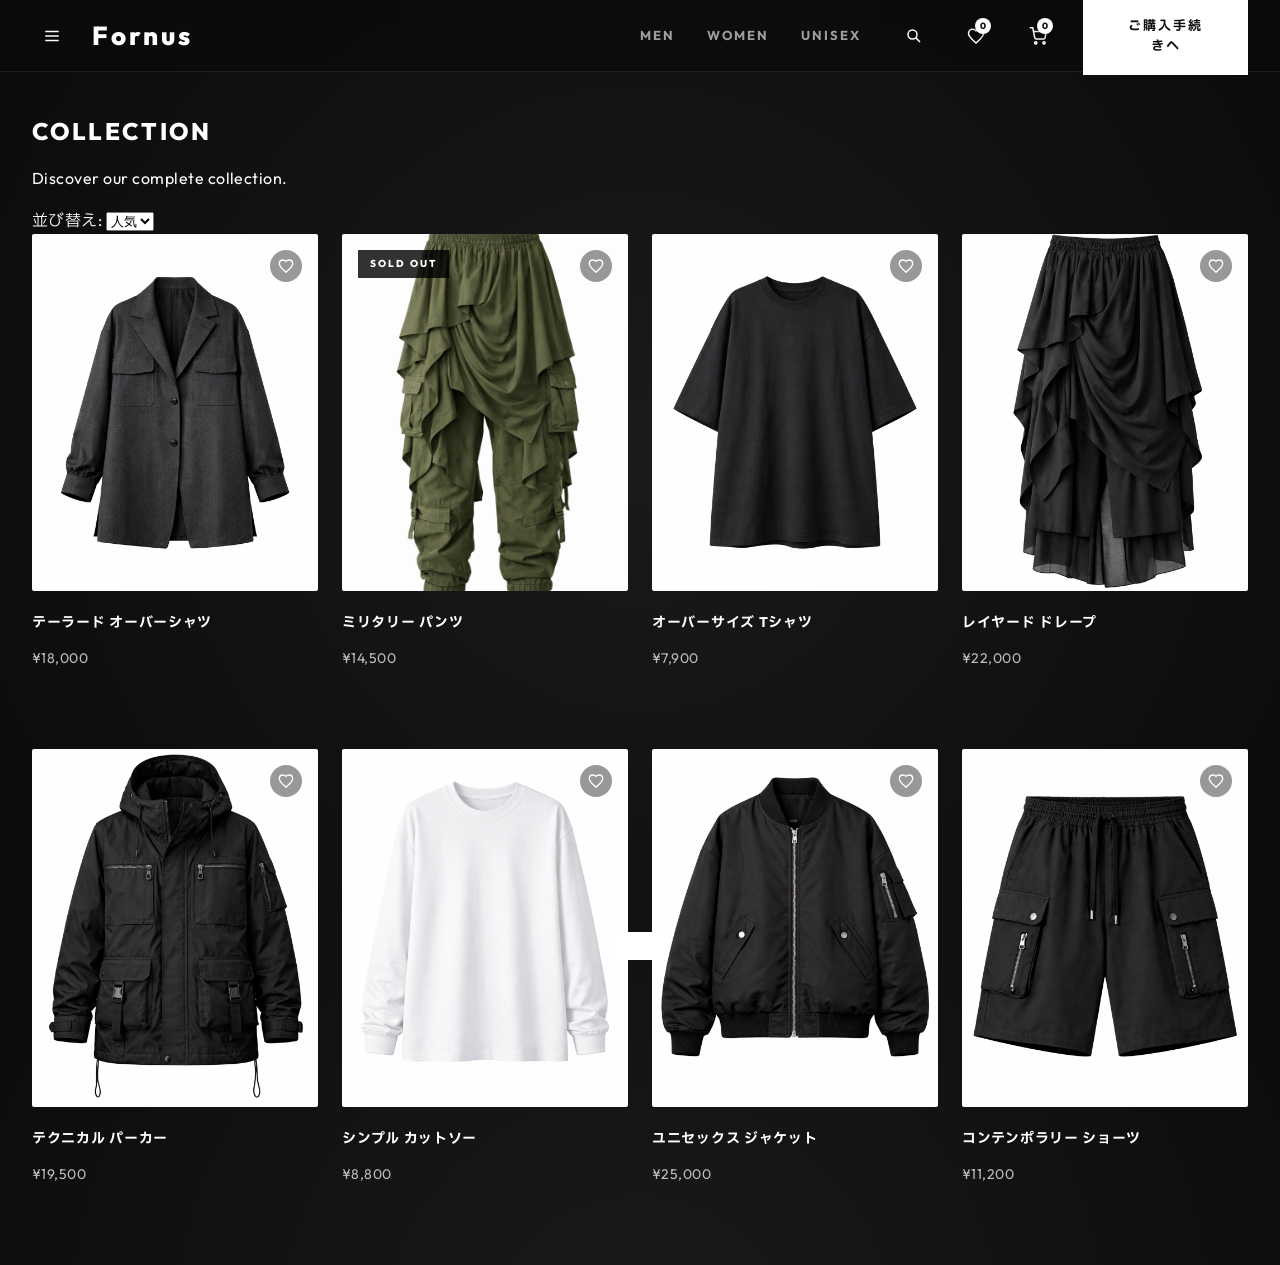
<file: plp.html>
<!doctype html>
<html lang="ja">

<head>
  <meta charset="utf-8">
  <meta name="viewport" content="width=device-width,initial-scale=1">
  <title>Fornus — Products</title>
  <link rel="stylesheet" href="style.css">
</head>

<body>
  <header class="site-header">
    <div class="header-inner">
      <div class="header-left">
        <button class="icon-btn hamburger" aria-label="メニュー" aria-expanded="false" aria-controls="mobile-drawer">
          <svg viewBox="0 0 24 24" xmlns="http://www.w3.org/2000/svg" role="img" aria-hidden="true">
            <line x1="3" y1="6" x2="21" y2="6" stroke="currentColor" stroke-width="2" />
            <line x1="3" y1="12" x2="21" y2="12" stroke="currentColor" stroke-width="2" />
            <line x1="3" y1="18" x2="21" y2="18" stroke="currentColor" stroke-width="2" />
          </svg>
        </button>
        <a class="logo" href="index.html">Fornus</a>
      </div>
      <div class="controls">
        <nav class="nav-desktop">
          <a href="plp.html?cat=men">Men</a>
          <a href="plp.html?cat=woman">Women</a>
          <a href="plp.html?cat=unisex">Unisex</a>
        </nav>
        <button class="icon-btn search-btn" aria-label="検索">
          <svg viewBox="0 0 24 24" xmlns="http://www.w3.org/2000/svg">
            <circle cx="10" cy="10" r="6" />
            <path d="m14.5 14.5 5.5 5.5" />
          </svg>
        </button>
        <button class="icon-btn fav-btn" aria-label="お気に入り">
          <svg viewBox="0 0 24 24" xmlns="http://www.w3.org/2000/svg">
            <path
              d="M12 21.35l-1.45-1.32C5.4 15.36 2 12.28 2 8.5 2 5.42 4.42 3 7.5 3c1.74 0 3.41.81 4.5 2.09C13.09 3.81 14.76 3 16.5 3 19.58 3 22 5.42 22 8.5c0 3.78-3.4 6.86-8.55 11.54L12 21.35z" />
          </svg>
          <span class="fav-count">0</span>
        </button>
        <button class="icon-btn cart-btn" aria-label="カート" id="cart-toggle">
          <svg viewBox="0 0 24 24" xmlns="http://www.w3.org/2000/svg">
            <circle cx="9" cy="21" r="1.5" />
            <circle cx="20" cy="21" r="1.5" />
            <path d="M1 1h4l2.68 13.39a2 2 0 0 0 2 1.61h9.72a2 2 0 0 0 2-1.61L23 6H6" />
          </svg>
          <span class="cart-badge" id="cartBadgeCount">0</span>

          <div class="minicart" id="minicart">
            <div class="minicart-head">Your Cart</div>
            <div id="minicart-items" class="minicart-content"></div>
            <div id="minicart-footer" class="minicart-footer" style="display:none;">
              <div class="total-row">
                <span>Total</span>
                <span id="minicart-total">¥0</span>
              </div>
              <button class="btn primary full-width">ご購入手続きへ</button>
            </div>
          </div>
        </button>
      </div>
    </div>
  </header>

  <div class="overlay" aria-hidden="true"></div>

  <div class="mobile-drawer" id="mobile-drawer" aria-hidden="true">
    <div class="drawer-inner">
      <div class="drawer-top">
        <a class="logo" href="index.html">Fornus</a>
        <button class="icon-btn drawer-close" aria-label="メニューを閉じる">✕</button>
      </div>
      <nav class="drawer-nav">
        <a href="plp.html?cat=men">Men</a>
        <a href="plp.html?cat=woman">Women</a>
        <a href="plp.html?cat=unisex">Unisex</a>
        <a href="#">Shop Info</a>
        <a href="#">Contact</a>
      </nav>
    </div>
  </div>

  <main class="container plp">



    <section class="products-area">
      <div class="plp-head">
        <div>
          <h2 id="plp-title">COLLECTION</h2>
          <p class="plp-desc" id="plp-desc">Discover our complete collection.</p>
        </div>
        <div class="plp-controls">
          <div class="sort">並び替え:
            <select>
              <option>人気</option>
              <option>新着</option>
              <option>価格</option>
            </select>
          </div>
        </div>
      </div>

      <div class="grid products-grid">
        <!-- 8 products -->
        <article class="product-card" data-cat="men"><a href="pdp.html">
            <div class="img-wrap"><img src="images/products/tailored-shirt.png" alt="テーラード オーバーシャツ" loading="lazy">
              <button class="card-fav" data-id="frn-001" data-name="テーラード オーバーシャツ" aria-label="お気に入りに追加">
                <svg viewBox="0 0 24 24">
                  <path
                    d="M12 21.35l-1.45-1.32C5.4 15.36 2 12.28 2 8.5 2 5.42 4.42 3 7.5 3c1.74 0 3.41.81 4.5 2.09C13.09 3.81 14.76 3 16.5 3 19.58 3 22 5.42 22 8.5c0 3.78-3.4 6.86-8.55 11.54L12 21.35z" />
                </svg>
              </button>
            </div>
            <h3>テーラード オーバーシャツ</h3>
            <p class="price">¥18,000</p>
            <div class="color-dots"><button class="color-dot black" title="Black" aria-label="ブラック"></button><button
                class="color-dot gray" title="Gray" aria-label="グレー"></button></div>
          </a>
          <div class="quick-view"><button aria-label="クイックビュー">Quick View</button></div>
        </article>
        <article class="product-card sold" data-cat="men"><a href="pdp.html">
            <div class="img-wrap"><img src="images/products/military-pants.png" alt="ミリタリー パンツ" loading="lazy"></div>
            <button class="card-fav" data-id="frn-002" data-name="ミリタリー パンツ" aria-label="お気に入りに追加">
              <svg viewBox="0 0 24 24">
                <path
                  d="M12 21.35l-1.45-1.32C5.4 15.36 2 12.28 2 8.5 2 5.42 4.42 3 7.5 3c1.74 0 3.41.81 4.5 2.09C13.09 3.81 14.76 3 16.5 3 19.58 3 22 5.42 22 8.5c0 3.78-3.4 6.86-8.55 11.54L12 21.35z" />
              </svg>
            </button>
            <span class="sold-badge">SOLD OUT</span>
            <h3>ミリタリー パンツ</h3>
            <p class="price">¥14,500</p>
            <div class="color-dots"><button class="color-dot olive" title="Olive" aria-label="オリーブ"></button></div>
          </a>
          <div class="quick-view"><button aria-label="クイックビュー">Quick View</button></div>
        </article>
        <article class="product-card" data-cat="men"><a href="pdp.html">
            <div class="img-wrap"><img src="images/products/oversized-t.png" alt="オーバーサイズ Tシャツ" loading="lazy">
              <button class="card-fav" data-id="frn-009" data-name="オーバーサイズ Tシャツ" aria-label="お気に入りに追加">
                <svg viewBox="0 0 24 24">
                  <path
                    d="M12 21.35l-1.45-1.32C5.4 15.36 2 12.28 2 8.5 2 5.42 4.42 3 7.5 3c1.74 0 3.41.81 4.5 2.09C13.09 3.81 14.76 3 16.5 3 19.58 3 22 5.42 22 8.5c0 3.78-3.4 6.86-8.55 11.54L12 21.35z" />
                </svg>
              </button>
            </div>
            <h3>オーバーサイズ Tシャツ</h3>
            <p class="price">¥7,900</p>
            <div class="color-dots"><button class="color-dot white" title="White" aria-label="ホワイト"></button><button
                class="color-dot black" title="Black" aria-label="ブラック"></button><button class="color-dot gray"
                title="Gray" aria-label="グレー"></button></div>
          </a>
          <div class="quick-view"><button aria-label="クイックビュー">Quick View</button></div>
        </article>
        <article class="product-card" data-cat="woman"><a href="pdp.html">
            <div class="img-wrap"><img src="images/products/layered-drape.png" alt="レイヤード ドレープ" loading="lazy">
              <button class="card-fav" data-id="frn-004" data-name="レイヤード ドレープ" aria-label="お気に入りに追加">
                <svg viewBox="0 0 24 24">
                  <path
                    d="M12 21.35l-1.45-1.32C5.4 15.36 2 12.28 2 8.5 2 5.42 4.42 3 7.5 3c1.74 0 3.41.81 4.5 2.09C13.09 3.81 14.76 3 16.5 3 19.58 3 22 5.42 22 8.5c0 3.78-3.4 6.86-8.55 11.54L12 21.35z" />
                </svg>
              </button>
            </div>
            <h3>レイヤード ドレープ</h3>
            <p class="price">¥22,000</p>
            <div class="color-dots"><button class="color-dot black" title="Black" aria-label="ブラック"></button></div>
          </a>
          <div class="quick-view"><button aria-label="クイックビュー">Quick View</button></div>
        </article>
        <article class="product-card" data-cat="woman"><a href="pdp.html">
            <div class="img-wrap"><img src="images/products/tech-parka.png" alt="テクニカル パーカー" loading="lazy">
              <button class="card-fav" data-id="frn-005" data-name="テクニカル パーカー" aria-label="お気に入りに追加">
                <svg viewBox="0 0 24 24">
                  <path
                    d="M12 21.35l-1.45-1.32C5.4 15.36 2 12.28 2 8.5 2 5.42 4.42 3 7.5 3c1.74 0 3.41.81 4.5 2.09C13.09 3.81 14.76 3 16.5 3 19.58 3 22 5.42 22 8.5c0 3.78-3.4 6.86-8.55 11.54L12 21.35z" />
                </svg>
              </button>
            </div>
            <h3>テクニカル パーカー</h3>
            <p class="price">¥19,500</p>
            <div class="color-dots"><button class="color-dot black" title="Black" aria-label="ブラック"></button><button
                class="color-dot gray" title="Gray" aria-label="グレー"></button></div>
          </a>
          <div class="quick-view"><button aria-label="クイックビュー">Quick View</button></div>
        </article>
        <article class="product-card" data-cat="unisex"><a href="pdp.html">
            <div class="img-wrap"><img src="images/products/simple-cutsew.png" alt="シンプル カットソー" loading="lazy">
              <button class="card-fav" data-id="frn-006" data-name="シンプル カットソー" aria-label="お気に入りに追加">
                <svg viewBox="0 0 24 24">
                  <path
                    d="M12 21.35l-1.45-1.32C5.4 15.36 2 12.28 2 8.5 2 5.42 4.42 3 7.5 3c1.74 0 3.41.81 4.5 2.09C13.09 3.81 14.76 3 16.5 3 19.58 3 22 5.42 22 8.5c0 3.78-3.4 6.86-8.55 11.54L12 21.35z" />
                </svg>
              </button>
            </div>
            <h3>シンプル カットソー</h3>
            <p class="price">¥8,800</p>
            <div class="color-dots"><button class="color-dot white" title="White" aria-label="ホワイト"></button><button
                class="color-dot black" title="Black" aria-label="ブラック"></button></div>
          </a>
          <div class="quick-view"><button aria-label="クイックビュー">Quick View</button></div>
        </article>
        <article class="product-card" data-cat="unisex"><a href="pdp.html">
            <div class="img-wrap"><img src="images/products/unisex-jacket.png" alt="ユニセックス ジャケット" loading="lazy">
              <button class="card-fav" data-id="frn-007" data-name="ユニセックス ジャケット" aria-label="お気に入りに追加">
                <svg viewBox="0 0 24 24">
                  <path
                    d="M12 21.35l-1.45-1.32C5.4 15.36 2 12.28 2 8.5 2 5.42 4.42 3 7.5 3c1.74 0 3.41.81 4.5 2.09C13.09 3.81 14.76 3 16.5 3 19.58 3 22 5.42 22 8.5c0 3.78-3.4 6.86-8.55 11.54L12 21.35z" />
                </svg>
              </button>
            </div>
            <h3>ユニセックス ジャケット</h3>
            <p class="price">¥25,000</p>
            <div class="color-dots"><button class="color-dot black" title="Black" aria-label="ブラック"></button></div>
          </a>
          <div class="quick-view"><button aria-label="クイックビュー">Quick View</button></div>
        </article>
        <article class="product-card" data-cat="unisex"><a href="pdp.html">
            <div class="img-wrap"><img src="images/products/modern-shorts.png" alt="コンテンポラリー ショーツ" loading="lazy">
              <button class="card-fav" data-id="frn-008" data-name="コンテンポラリー ショーツ" aria-label="お気に入りに追加">
                <svg viewBox="0 0 24 24">
                  <path
                    d="M12 21.35l-1.45-1.32C5.4 15.36 2 12.28 2 8.5 2 5.42 4.42 3 7.5 3c1.74 0 3.41.81 4.5 2.09C13.09 3.81 14.76 3 16.5 3 19.58 3 22 5.42 22 8.5c0 3.78-3.4 6.86-8.55 11.54L12 21.35z" />
                </svg>
              </button>
            </div>
            <h3>コンテンポラリー ショーツ</h3>
            <p class="price">¥11,200</p>
            <div class="color-dots"><button class="color-dot black" title="Black" aria-label="ブラック"></button><button
                class="color-dot gray" title="Gray" aria-label="グレー"></button></div>
          </a>
          <div class="quick-view"><button aria-label="クイックビュー">Quick View</button></div>
        </article>
      </div>
    </section>
  </main>


  <div id="toast" class="toast" aria-live="polite"></div>
  <script src="script.js"></script>
</body>

</html>
</file>
<file: style.css>
@import url('https://fonts.googleapis.com/css2?family=Outfit:wght@400;600;700;800&family=IBM+Plex+Sans+JP:wght@400;600;700&display=swap');

:root {
  --bg: #0b0b0c;
  --bg-2: #111111;
  --muted: #bdbdbd;
  --accent: #8b8b8b;
  --white: #ffffff;
  --gap: 8px;
  --glass: rgba(255, 255, 255, 0.03);
  --border: rgba(255, 255, 255, 0.08);
  --gold: #c8a24a;
  --gold-soft: rgba(200, 162, 74, 0.3);
  --gold-glow: rgba(200, 162, 74, 0.15);
  --font-main: 'Outfit', 'IBM Plex Sans JP', sans-serif;
  --transition: all 0.4s cubic-bezier(0.25, 1, 0.5, 1);
}

/* Base resets & Accessibility */
* {
  box-sizing: border-box;
}

html,
body {
  height: 100%;
}

body {
  margin: 0;
  background-color: var(--bg);
  background-image: radial-gradient(circle at 50% 50%, #1a1a1c 0%, #0b0b0c 100%);
  color: var(--white);
  font-family: var(--font-main);
  line-height: 1.6;
  letter-spacing: 0.03em;
  padding-top: 72px;
  overflow-x: hidden;
  -webkit-font-smoothing: antialiased;
}

body.no-scroll {
  overflow: hidden;
}

a {
  color: inherit;
  text-decoration: none;
  transition: var(--transition);
}

button {
  cursor: pointer;
  border: none;
  background: none;
  font-family: inherit;
  color: inherit;
  transition: var(--transition);
}

button:focus,
a:focus {
  outline: none;
}

button:focus-visible,
a:focus-visible {
  outline: 2px solid var(--white);
  outline-offset: 4px;
}

/* 1. Header & Typography */
h1,
h2,
h3,
h4,
h5,
h6 {
  font-weight: 800;
  letter-spacing: 0.1em;
  text-transform: uppercase;
  margin: 0;
}

.site-header {
  position: fixed;
  top: 0;
  left: 0;
  right: 0;
  height: 72px;
  background: rgba(11, 11, 12, 0.7);
  backdrop-filter: blur(12px);
  -webkit-backdrop-filter: blur(12px);
  z-index: 1000;
  border-bottom: 1px solid var(--border);
  transition: background 0.3s;
}

.site-header.scrolled {
  background: rgba(6, 6, 7, 0.95);
  box-shadow: 0 4px 20px rgba(0, 0, 0, 0.6);
}

.header-inner {
  max-width: 1400px;
  margin: 0 auto;
  height: 100%;
  display: flex;
  justify-content: space-between;
  align-items: center;
  padding: 0 32px;
}

.header-left {
  display: flex;
  align-items: center;
  gap: 20px;
  flex: 1;
}

.logo {
  font-size: 26px;
  font-weight: 800;
  letter-spacing: 3px;
  white-space: nowrap;
}

.nav-desktop {
  display: flex;
  gap: 32px;
  margin-right: 8px;
}

.nav-desktop a {
  font-size: 13px;
  font-weight: 700;
  letter-spacing: 2px;
  text-transform: uppercase;
  opacity: 0.6;
  white-space: nowrap;
}

.nav-desktop a:hover,
.nav-desktop a.active {
  opacity: 1 !important;
  color: var(--gold) !important;
  text-shadow: 0 0 10px var(--gold-glow);
}

.nav-desktop a.active::after {
  content: '';
  position: absolute;
  bottom: -4px;
  left: 0;
  width: 100%;
  height: 1px;
  background: var(--gold);
  box-shadow: 0 0 8px var(--gold-soft);
}

.nav-desktop a span {
  font-size: 10px;
  opacity: 0.4;
  margin-left: 4px;
  font-weight: 400;
  color: var(--white);
  text-shadow: none;
}

.controls {
  display: flex;
  gap: 28px;
  align-items: center;
  flex: 1;
  justify-content: flex-end;
}

.icon-btn {
  width: 40px;
  height: 40px;
  display: flex;
  align-items: center;
  justify-content: center;
  border-radius: 50%;
  position: relative;
  color: var(--white);
}

.icon-btn svg {
  width: 18px;
  height: 18px;
  stroke: currentColor;
  stroke-width: 2;
  fill: none;
}

.icon-btn:hover {
  background: var(--glass);
  color: var(--gold);
}

.badge,
.cart-badge,
.fav-count {
  position: absolute;
  top: 2px;
  right: 2px;
  background: var(--white);
  color: var(--bg);
  font-size: 9px;
  font-weight: 800;
  width: 16px;
  height: 16px;
  border-radius: 50%;
  display: flex;
  align-items: center;
  justify-content: center;
  box-shadow: 0 2px 8px rgba(0, 0, 0, 0.4);
}

/* 2. Layout & Hero */
.container {
  max-width: 1400px;
  margin: 0 auto;
  padding: 40px 32px;
}

.plp {
  display: block;
}

.hero-new {
  display: flex;
  gap: 60px;
  align-items: center;
  min-height: 80vh;
  margin-bottom: 120px;
}

.hero-content {
  flex: 1;
}

.kicker {
  font-size: 13px;
  font-weight: 800;
  letter-spacing: 4px;
  color: var(--accent);
  margin-bottom: 24px;
}

.hero-content h1 {
  font-size: clamp(48px, 8vw, 92px);
  line-height: 0.95;
  margin-bottom: 32px;
}

.decorative-text {
  font-size: 11px;
  opacity: 0.4;
  letter-spacing: 5px;
  margin-bottom: 48px;
}

.hero-btns {
  display: flex;
  gap: 24px;
}

.btn-new {
  padding: 20px 48px;
  font-weight: 800;
  font-size: 14px;
  letter-spacing: 2px;
  border-radius: 2px;
  white-space: nowrap;
}

.btn-white {
  background: var(--white);
  color: var(--bg);
}

.btn-white:hover {
  filter: brightness(0.9);
}

.btn-outline {
  border: 1px solid var(--white);
}

.btn-outline:hover {
  background: var(--white);
  color: var(--bg);
  border-color: var(--gold-soft);
}

/* Button & Focus Luxury State */
.btn-new:focus-visible,
.btn-white:focus-visible,
.btn-outline:focus-visible,
.btn.primary:focus-visible {
  outline: none;
  box-shadow: 0 0 0 2px var(--bg), 0 0 0 4px var(--gold);
}

.btn-new:hover,
.btn-white:hover,
.btn-outline:hover,
.btn.primary:hover {
  transform: translateY(-2px);
  border-color: var(--gold-soft);
}

.btn.primary {
  background: var(--white);
  color: var(--bg);
  padding: 18px 40px;
  font-weight: 800;
  font-size: 13px;
  letter-spacing: 2px;
  border: 1px solid transparent;
}

.btn.primary:hover {
  background: var(--white);
  box-shadow: 0 8px 24px rgba(255, 255, 255, 0.1), 0 0 12px var(--gold-glow);
}

.hero-visual {
  flex: 1.2;
  position: relative;
  background: var(--bg-2);
  aspect-ratio: 1000 / 1200;
  overflow: hidden;
}

.hero-visual img {
  width: 100%;
  height: 100%;
  object-fit: cover;
  opacity: 0.9;
}

.limited-badge {
  position: absolute;
  bottom: 32px;
  right: -20px;
  background: var(--white);
  color: var(--bg);
  padding: 8px 40px;
  font-size: 11px;
  font-weight: 800;
  letter-spacing: 3px;
  transform: rotate(-90deg);
  transform-origin: bottom right;
}

/* 3. Product Cards & Grid */
.product-grid,
.products-grid {
  display: grid;
  grid-template-columns: repeat(4, 1fr);
  gap: 40px 24px;
}

.product-card {
  position: relative;
  transition: var(--transition);
}

.img-wrap {
  aspect-ratio: 4/5;
  background: #111;
  overflow: hidden;
  position: relative;
  border-radius: 2px;
}

.img-wrap img {
  width: 100%;
  height: 100%;
  object-fit: cover;
  transition: transform 0.8s cubic-bezier(0.2, 0.8, 0.2, 1);
  background: #1a1a1c;
}

.product-card:hover .img-wrap img {
  transform: scale(1.08);
}

.sold-badge {
  position: absolute;
  top: 16px;
  left: 16px;
  background: rgba(0, 0, 0, 0.8);
  padding: 6px 12px;
  font-size: 10px;
  font-weight: 800;
  letter-spacing: 2px;
  z-index: 2;
}

.limited-badge {
  position: absolute;
  top: 16px;
  left: 16px;
  background: var(--bg);
  color: var(--gold);
  border: 1px solid var(--gold-soft);
  padding: 6px 12px;
  font-size: 10px;
  font-weight: 800;
  letter-spacing: 2px;
  z-index: 2;
  box-shadow: 0 4px 12px rgba(0, 0, 0, 0.5);
}

.card-fav {
  position: absolute;
  top: 16px;
  right: 16px;
  width: 32px;
  height: 32px;
  background: rgba(0, 0, 0, 0.4);
  backdrop-filter: blur(8px);
  border-radius: 50%;
  display: flex;
  align-items: center;
  justify-content: center;
  z-index: 10;
  color: var(--white);
  transition: all 0.3s cubic-bezier(0.4, 0, 0.2, 1);
}

.card-fav svg {
  width: 16px;
  height: 16px;
  stroke: currentColor;
  stroke-width: 2;
  fill: none;
  transition: fill 0.3s;
}

.card-fav:hover {
  background: rgba(0, 0, 0, 0.8);
  transform: scale(1.1);
}

.card-fav.active {
  color: #dfbd4a;
  filter: drop-shadow(0 0 8px rgba(223, 189, 74, 0.6));
}

.card-fav.active svg {
  fill: #dfbd4a;
}

.product-card h3 {
  font-size: 14px;
  font-weight: 700;
  margin: 20px 0 6px;
  letter-spacing: 0.05em;
}

.price {
  font-size: 14px;
  font-weight: 400;
  color: var(--muted);
}

.quick-view {
  position: absolute;
  bottom: 60px;
  left: 0;
  right: 0;
  padding: 12px;
  opacity: 0;
  transform: translateY(10px);
  transition: var(--transition);
  display: flex;
  justify-content: center;
}

.product-card:hover .quick-view {
  opacity: 1;
  transform: translateY(0);
}

.quick-view button {
  background: rgba(255, 255, 255, 0.9);
  color: var(--bg);
  padding: 10px 24px;
  font-size: 11px;
  font-weight: 800;
  letter-spacing: 1px;
  border-radius: 2px;
}

/* 4. Interactive Components */
.minicart {
  position: absolute;
  top: 100%;
  right: 0;
  width: 360px;
  background: #0f0f10;
  border: 1px solid var(--border);
  border-radius: 8px;
  padding: 24px;
  margin-top: 20px;
  opacity: 0;
  pointer-events: none;
  transform: translateY(-20px);
  transition: var(--transition);
  z-index: 2000;
  box-shadow: 0 30px 60px rgba(0, 0, 0, 0.8);
}

.minicart.active {
  opacity: 1;
  pointer-events: auto;
  transform: translateY(0);
}

.minicart-head {
  font-size: 12px;
  font-weight: 800;
  text-transform: uppercase;
  letter-spacing: 2px;
  margin-bottom: 24px;
  border-bottom: 1px solid var(--border);
  padding-bottom: 12px;
}

.cart-item {
  display: flex;
  gap: 16px;
  margin-bottom: 20px;
}

.cart-item-img {
  width: 70px;
  height: 87px;
  object-fit: cover;
  border-radius: 2px;
}

.cart-item-info {
  flex: 1;
}

.cart-item-name {
  font-size: 13px;
  font-weight: 700;
  margin-bottom: 6px;
}

.cart-item-price {
  font-size: 12px;
  color: var(--muted);
}

.minicart-footer {
  margin-top: 32px;
  border-top: 1px solid var(--border);
  padding-top: 20px;
}

.total-row {
  display: flex;
  justify-content: space-between;
  font-weight: 800;
  margin-bottom: 24px;
}

.mobile-drawer {
  position: fixed;
  top: 0;
  left: 0;
  bottom: 0;
  width: 100%;
  max-width: 400px;
  background: var(--bg);
  z-index: 3000;
  transform: translateX(-100%);
  transition: transform 0.6s cubic-bezier(0.8, 0, 0.2, 1);
  padding: 40px;
  display: flex;
  flex-direction: column;
}

.mobile-drawer[aria-hidden="false"] {
  transform: translateX(0);
}

.drawer-top {
  display: flex;
  justify-content: space-between;
  align-items: center;
  margin-bottom: 60px;
}

.drawer-nav {
  display: flex;
  flex-direction: column;
  gap: 32px;
}

.drawer-nav a {
  font-size: 32px;
  font-weight: 800;
  letter-spacing: 2px;
}

.overlay {
  position: fixed;
  inset: 0;
  background: rgba(0, 0, 0, 0.8);
  backdrop-filter: blur(4px);
  z-index: 2500;
  opacity: 0;
  pointer-events: none;
  transition: opacity 0.5s;
}

.overlay.active {
  opacity: 1;
  pointer-events: auto;
}

/* 5. Filtering & PLP Styles */
.filters {
  margin-bottom: 48px;
}

.filters h3 {
  font-size: 11px;
  font-weight: 800;
  letter-spacing: 2px;
  margin-bottom: 24px;
  opacity: 0.5;
}

.filter-header-mobile {
  display: none;
}

.filter-block {
  margin-bottom: 32px;
}

.filter-block label {
  display: block;
  font-size: 10px;
  font-weight: 800;
  text-transform: uppercase;
  letter-spacing: 1.5px;
  margin-bottom: 12px;
  opacity: 0.4;
}

.segmented {
  display: flex;
  gap: 8px;
}

.seg-btn {
  padding: 8px 16px;
  font-size: 11px;
  font-weight: 700;
  letter-spacing: 1px;
  border: 1px solid var(--border);
  border-radius: 20px;
  background: transparent;
  transition: var(--transition);
  white-space: nowrap;
}

.seg-btn span {
  font-size: 9px;
  opacity: 0.5;
  margin-left: 4px;
}

.seg-btn:hover {
  background: var(--glass);
}

.seg-btn.active {
  background: var(--white);
  color: var(--bg);
  border-color: var(--white);
}

.seg-btn.active span {
  opacity: 0.7;
}

/* 6. Misc & Global */
.toast {
  position: fixed;
  bottom: 40px;
  left: 50%;
  transform: translateX(-50%) translateY(100px);
  background: #fff;
  color: #000;
  padding: 14px 28px;
  border-radius: 4px;
  font-weight: 800;
  font-size: 12px;
  letter-spacing: 1px;
  z-index: 9999;
  transition: var(--transition);
}

.toast.show {
  transform: translateX(-50%) translateY(0);
}

/* 7. Responsive Breakpoints */
@media (max-width: 1024px) {

  .product-grid,
  .products-grid {
    grid-template-columns: repeat(3, 1fr);
    gap: 32px 20px;
  }

  h1 {
    font-size: 64px;
  }
}

@media (max-width: 768px) {
  .nav-desktop {
    display: none;
  }

  /* モバイルでは単一フィルターをモーダル化 */
  .plp aside.filters {
    display: none;
    /* デフォルト非表示、JSで active クラスを制御 */
    position: fixed;
    top: 0;
    right: 0;
    bottom: 0;
    width: 100%;
    max-width: 320px;
    background: var(--bg);
    z-index: 3000;
    padding: 32px;
    margin-bottom: 0;
    flex-direction: column;
    box-shadow: -20px 0 60px rgba(0, 0, 0, 0.8);
    transform: translateX(100%);
    transition: transform 0.6s cubic-bezier(0.8, 0, 0.2, 1);
  }

  .plp aside.filters.active {
    display: flex;
    transform: translateX(0);
  }

  .filter-header-mobile {
    display: flex;
    justify-content: space-between;
    align-items: center;
    margin-bottom: 32px;
    border-bottom: 1px solid var(--border);
    padding-bottom: 12px;
  }

  .filter-header-mobile h3 {
    font-size: 16px;
    opacity: 1;
    margin-bottom: 0;
  }

  .plp {
    display: block;
    /* サイドバー領域をなくす */
  }

  .products-area {
    width: 100%;
  }

  .header-inner {
    display: flex;
    justify-content: space-between;
    padding: 0 20px;
  }

  .drawer-nav a.active {
    color: var(--gold) !important;
    text-shadow: 0 0 10px var(--gold-glow);
    opacity: 1;
  }

  .hero-new {
    flex-direction: column-reverse;
    text-align: center;
    gap: 32px;
    margin-bottom: 80px;
  }

  .product-grid,
  .products-grid {
    grid-template-columns: repeat(2, 1fr);
    gap: 24px 16px;
  }

  .hero-content h1 {
    font-size: 42px;
  }

  .hero-btns {
    justify-content: center;
  }

  .segmented {
    display: grid;
    grid-template-columns: 1fr 1fr;
    gap: 8px;
    margin-bottom: 24px;
  }

  .seg-btn {
    width: 100%;
    text-align: center;
    justify-content: center;
  }
}

@media (max-width: 480px) {

  .product-grid,
  .products-grid {
    grid-template-columns: repeat(2, 1fr);
    gap: 20px 12px;
  }

  .container {
    padding: 32px 16px;
  }

  h1 {
    font-size: 36px;
  }

  .btn-new {
    padding: 16px 24px;
    font-size: 12px;
  }
}
</file>
